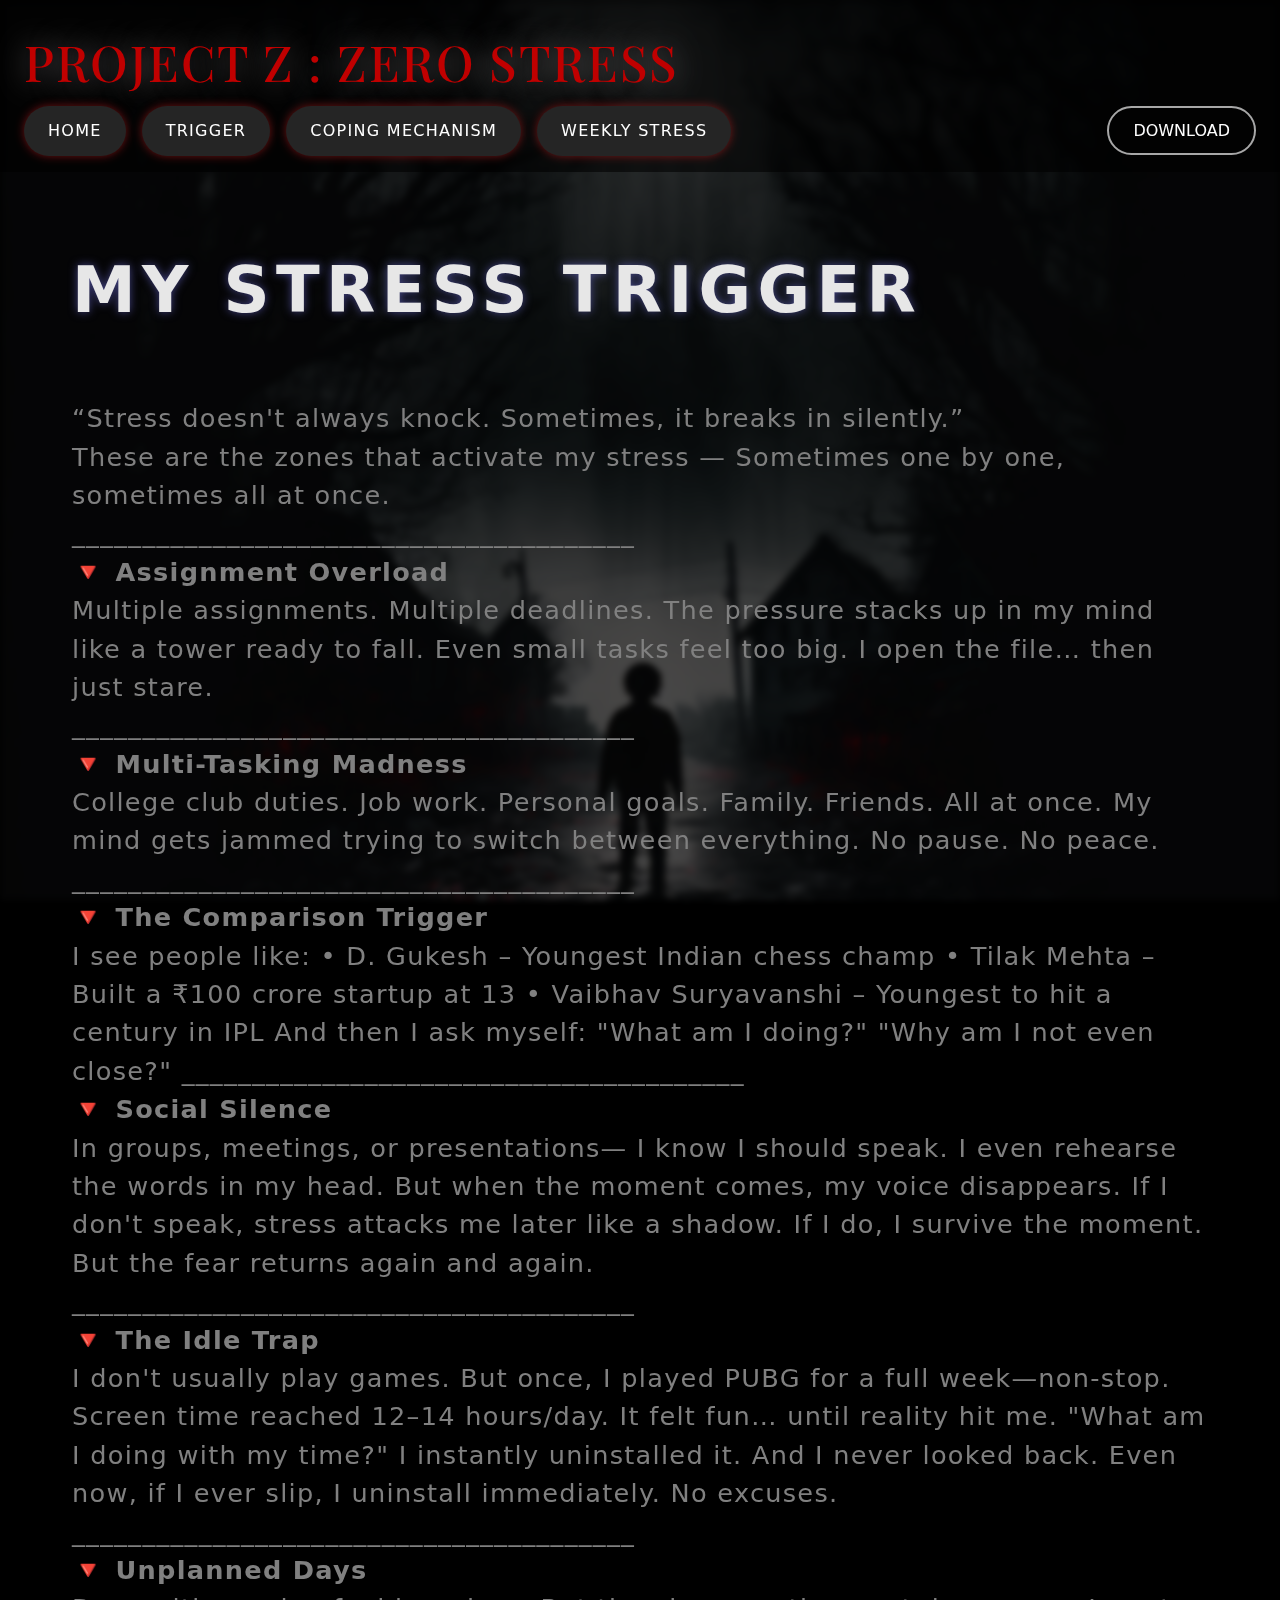
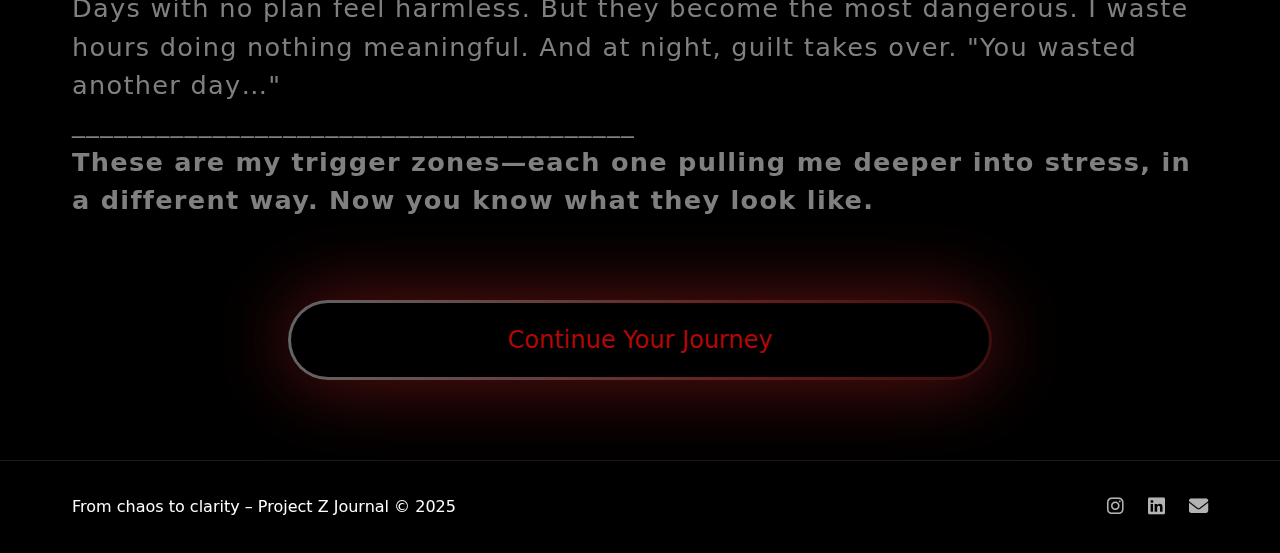
<file: 1trigger.html>
<!DOCTYPE html>
<html lang="en">
  <head>
    <meta charset="UTF-8" />
    <meta name="viewport" content="width=device-width, initial-scale=1.0" />
    <title>Project Z: Stress Triggers</title>
    <link rel="stylesheet" href="1trigger.css" />
    <link
      rel="stylesheet"
      href="https://cdnjs.cloudflare.com/ajax/libs/font-awesome/6.4.0/css/all.min.css"
    />
    <!-- title font -->
    <link href="https://fonts.googleapis.com/css2?family=Playfair+Display:wght@700&display=swap" rel="stylesheet">
  </head>
  <body>
    <div class="image-Zombie"></div>

    <!-- header -->
    <header class="header">
      <h1 class="logo">Project Z : Zero stress</h1>

      <input type="checkbox" id="nav-toggle" class="nav-toggle" />
      <nav class="nav">
        <a href="desktop.html">HOME</a>
        <a href="1trigger.html">TRIGGER</a>
        <a href="5copingtechniques.html">COPING MECHANISM</a>
        <a href="2weeklystress.html">WEEKLY STRESS</a>
        <a href="Documents/Website content.pdf" class="btn-download-mobile"
          >DOWNLOAD</a
        >
      </nav>
      <div class="button-wrapper">
        <a
          href="Documents/Website content.pdf"
          class="btn-signing-hover"
          title="download a detailed pdf"
          >DOWNLOAD</a
        >
      </div>
      <label for="nav-toggle" class="nav-toggle-label">
        <span></span>
      </label>
    </header>

    <div class="container">
      <!-- main class -->
      <main>
        <div class="content">
          <h1>MY STRESS TRIGGER</h1>

          <p class="description">
            <br />“Stress doesn't always knock. Sometimes, it breaks in
            silently.” <br />These are the zones that activate my stress —
            Sometimes one by one, sometimes all at once.
            <br />________________________________________ <br /><b
              >🔻 Assignment Overload</b
            >
            <br />Multiple assignments. Multiple deadlines. The pressure stacks
            up in my mind like a tower ready to fall. Even small tasks feel too
            big. I open the file… then just stare.
            <br />________________________________________ <br /><b
              >🔻 Multi-Tasking Madness</b
            >
            <br />College club duties. Job work. Personal goals. Family.
            Friends. All at once. My mind gets jammed trying to switch between
            everything. No pause. No peace.
            <br />________________________________________ <br /><b
              >🔻 The Comparison Trigger</b
            >
            <br />I see people like: • D. Gukesh – Youngest Indian chess champ •
            Tilak Mehta – Built a ₹100 crore startup at 13 • Vaibhav Suryavanshi
            – Youngest to hit a century in IPL And then I ask myself: "What am I
            doing?" "Why am I not even close?"
            ________________________________________ <br /><b
              >🔻 Social Silence</b
            >
            <br />In groups, meetings, or presentations— I know I should speak.
            I even rehearse the words in my head. But when the moment comes, my
            voice disappears. If I don't speak, stress attacks me later like a
            shadow. If I do, I survive the moment. But the fear returns again
            and again. <br />________________________________________ <br /><b
              >🔻 The Idle Trap</b
            >
            <br />I don't usually play games. But once, I played PUBG for a full
            week—non-stop. Screen time reached 12–14 hours/day. It felt fun…
            until reality hit me. "What am I doing with my time?" I instantly
            uninstalled it. And I never looked back. Even now, if I ever slip, I
            uninstall immediately. No excuses.
            <br />________________________________________ <br /><b
              >🔻 Unplanned Days</b
            >
            <br />Days with no plan feel harmless. But they become the most
            dangerous. I waste hours doing nothing meaningful. And at night,
            guilt takes over. "You wasted another day…"
            <br />________________________________________ <br /><b
              >These are my trigger zones—each one pulling me deeper into
              stress, in a different way. Now you know what they look like.</b
            >
          </p>
          <div class="tag-box">
            <a href="desktop.html#buttons-list" class="tag"
              >Continue Your Journey</a
            >
          </div>
        </div>
      </main>
    </div>

    <!-- footer -->
    <footer class="footer">
      <div class="footer-content">
        <p>From chaos to clarity – Project Z Journal © 2025</p>
        <div class="footer-links">
          <a href="https://www.instagram.com/utsav_prajapati307" target="_blank" title="Visit my Instagram">
            <i class="fab fa-instagram"></i>
          <a href="https://www.linkedin.com/in/
          utsav-prajapati-ab5b632a6
          "><i class="fab fa-linkedin"></i></a>
          <a href="mailto:utsavprajapati307@gmail.com"><i class="fas fa-envelope"></i></a>
        </div>
      </div>
    </footer>
  </body>
</html>
</file>
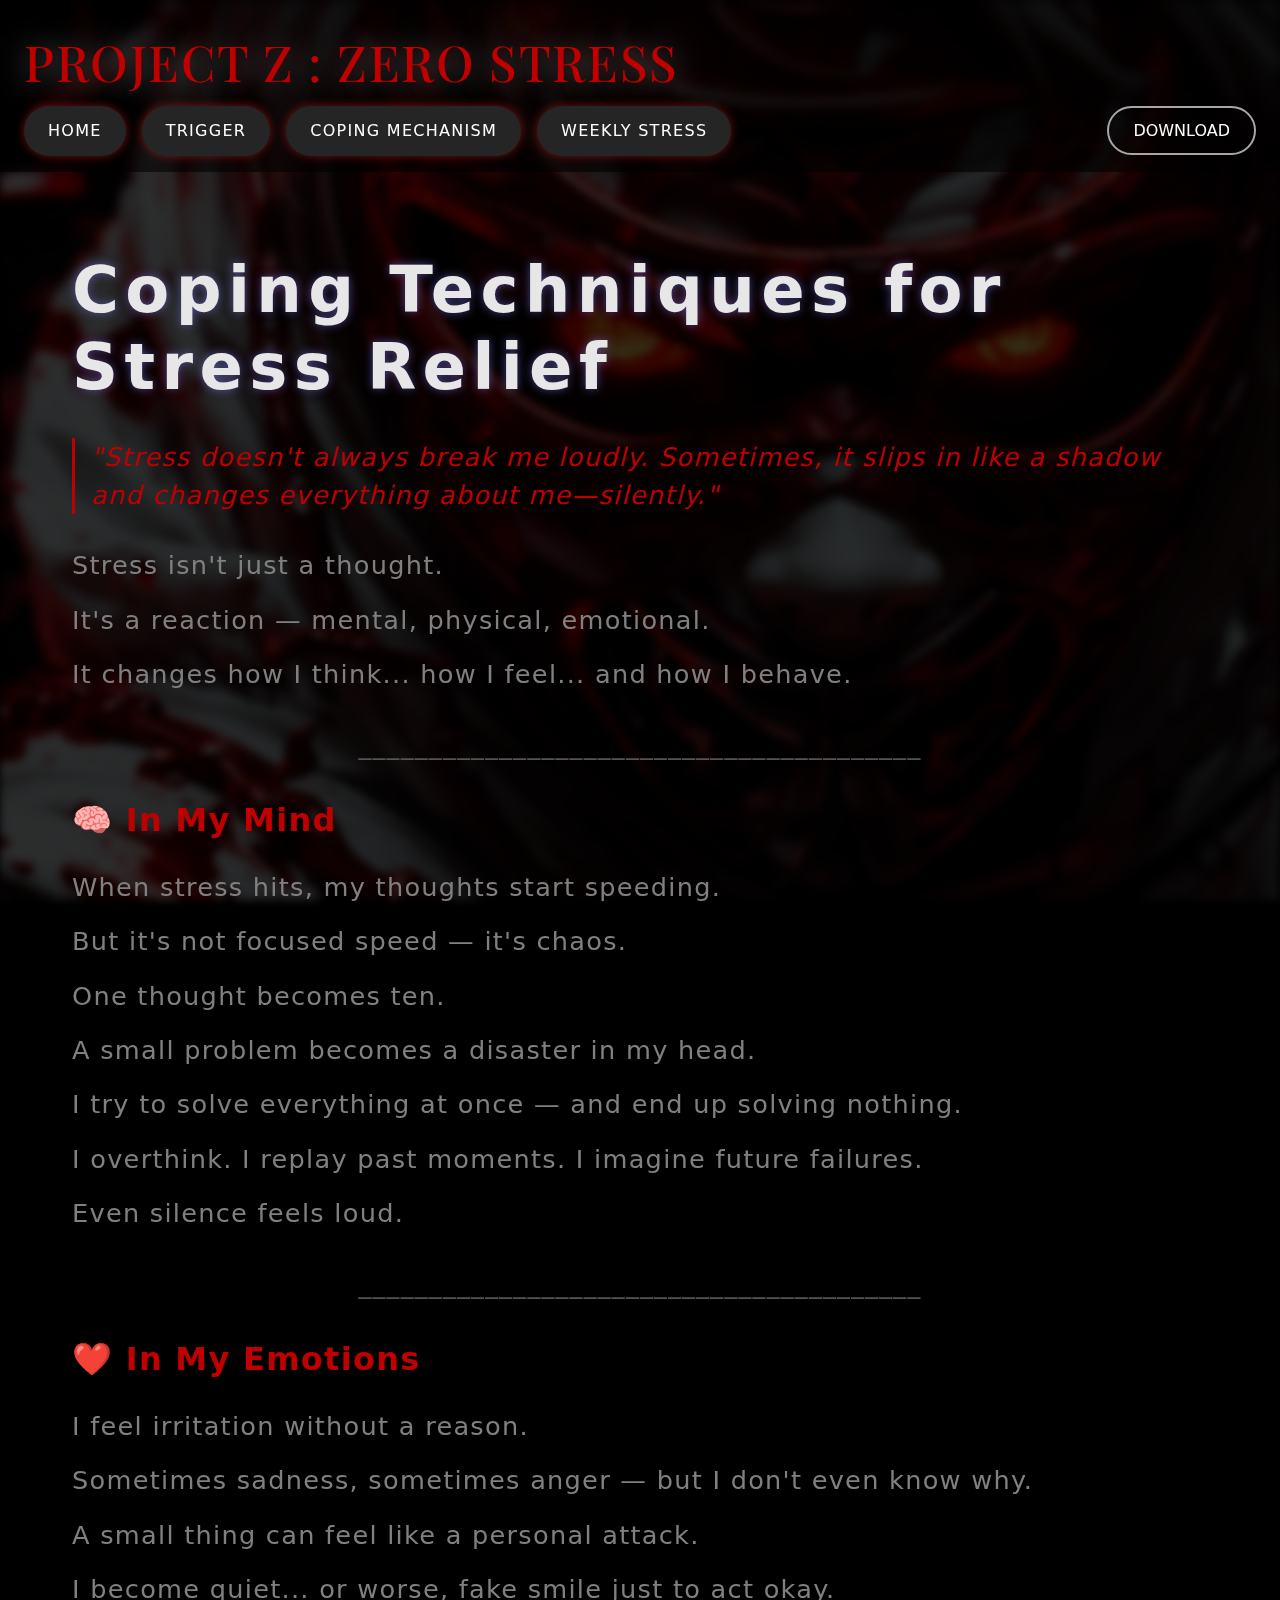
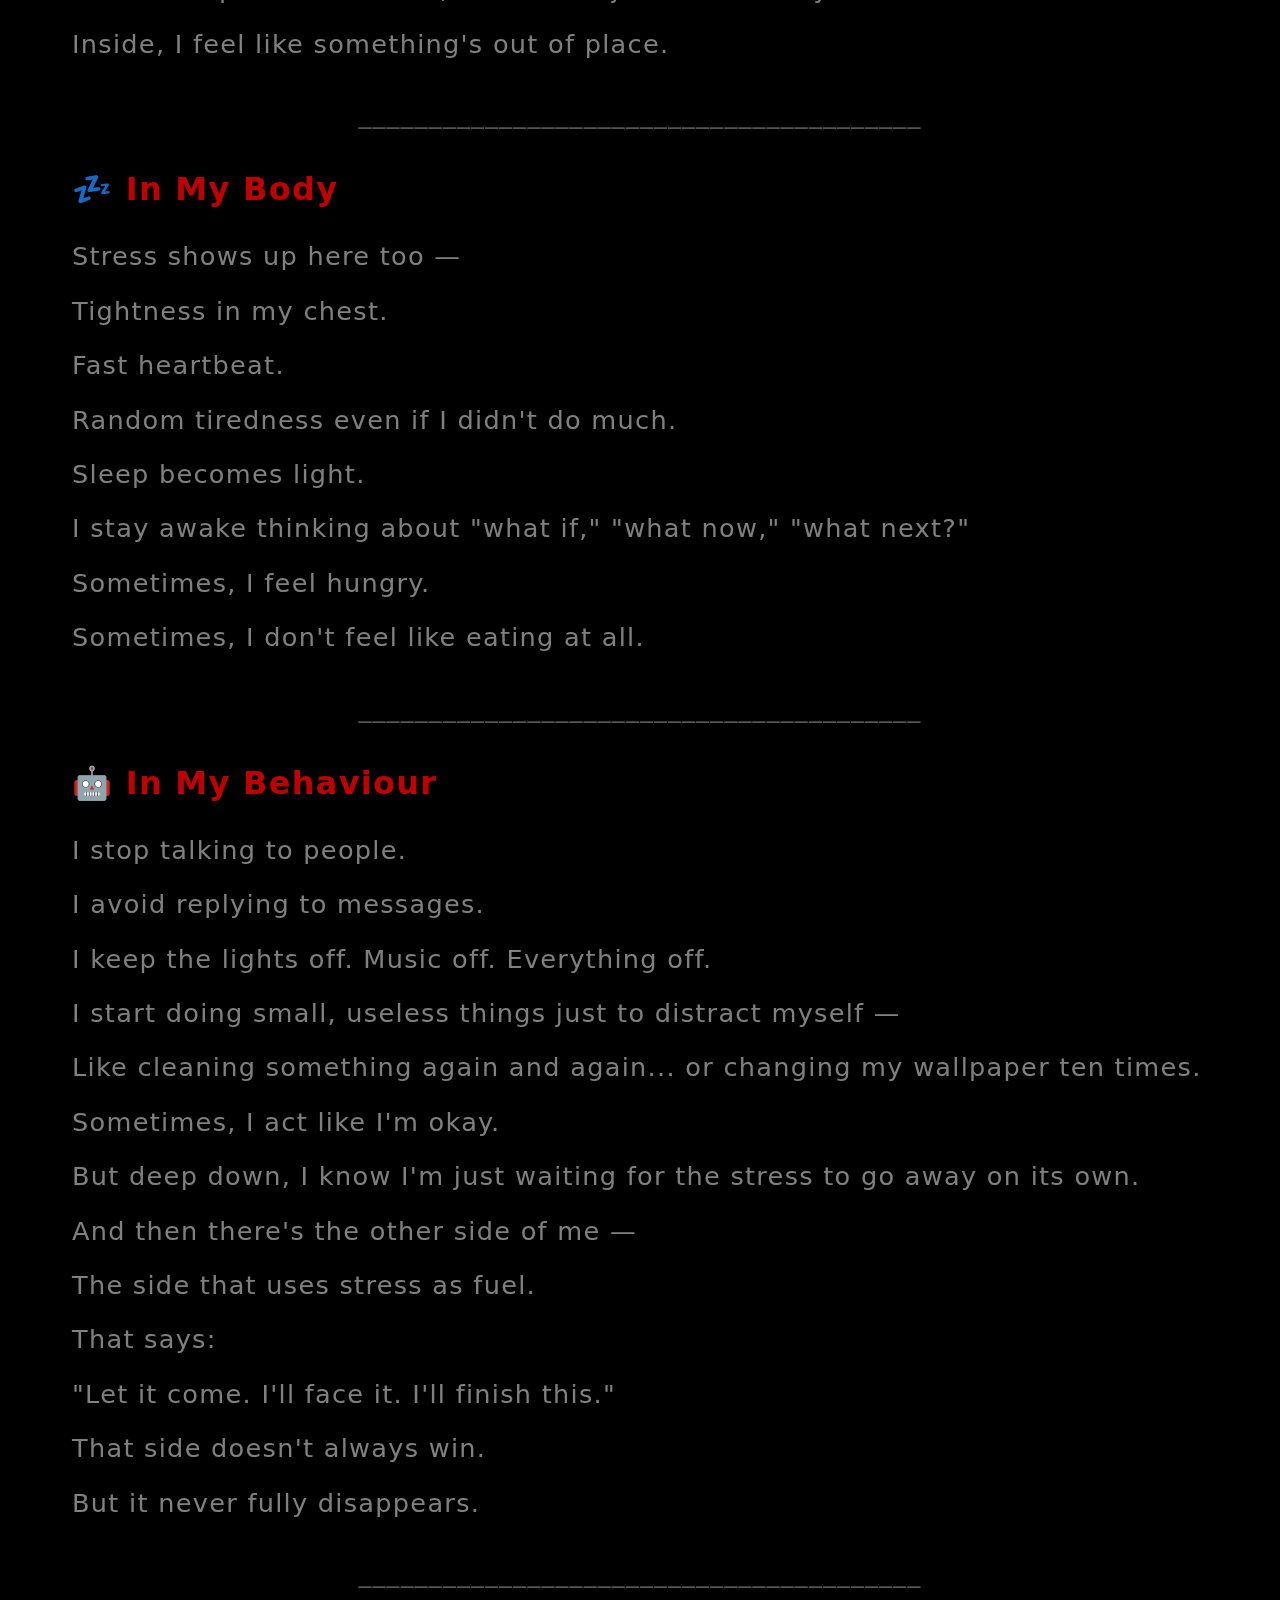
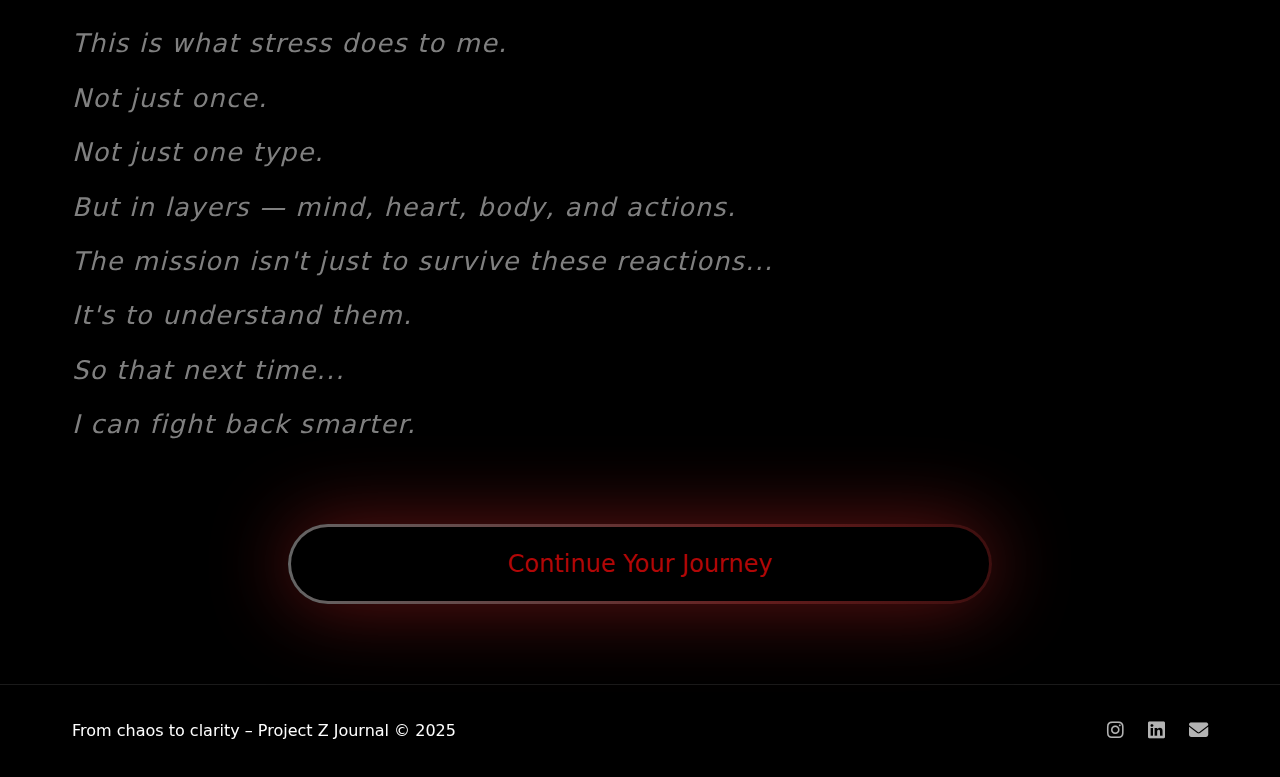
<file: 5copingtechniques.html>
<!DOCTYPE html>
<html lang="en">
  <head>
    <meta charset="UTF-8" />
    <meta name="viewport" content="width=device-width, initial-scale=1.0" />
    <title>Coping Techniques | Project Z</title>
    <link rel="stylesheet" href="5copingtechniques.css" />
    <link
      rel="stylesheet"
      href="https://cdnjs.cloudflare.com/ajax/libs/font-awesome/6.4.0/css/all.min.css"
    />
    <!-- title font -->
    <link href="https://fonts.googleapis.com/css2?family=Playfair+Display:wght@700&display=swap" rel="stylesheet">
  </head>
  <body>
    <div class="image-Zombie"></div>

    <!-- header -->
    <header class="header">
      <h1 class="logo">Project Z : Zero stress</h1>

      <input type="checkbox" id="nav-toggle" class="nav-toggle" />
      <nav class="nav">
        <a href="desktop.html">HOME</a>
        <a href="1trigger.html">TRIGGER</a>
        <a href="5copingtechniques.html">COPING MECHANISM</a>
        <a href="2weeklystress.html">WEEKLY STRESS</a>
        <a href="Documents/Website content.pdf" class="btn-download-mobile"
          >DOWNLOAD</a
        >
      </nav>
      <div class="button-wrapper">
        <a
          href="Documents/Website content.pdf"
          class="btn-signing-hover"
          title="download a detailed pdf"
          >DOWNLOAD</a
        >
      </div>
      <label for="nav-toggle" class="nav-toggle-label">
        <span></span>
      </label>
    </header>

    <div class="container">
      <!-- main class -->
      <main>
        <div class="content">
          <h1>Coping Techniques for Stress Relief</h1>

          <div class="description">
            <blockquote>
              "Stress doesn't always break me loudly. Sometimes, it slips in
              like a shadow and changes everything about me—silently."
            </blockquote>

            <p>Stress isn't just a thought.</p>
            <p>It's a reaction — mental, physical, emotional.</p>
            <p>It changes how I think... how I feel... and how I behave.</p>

            <div class="divider">________________________________________</div>

            <div class="section">
              <h2>🧠 In My Mind</h2>
              <p>When stress hits, my thoughts start speeding.</p>
              <p>But it's not focused speed — it's chaos.</p>
              <p>One thought becomes ten.</p>
              <p>A small problem becomes a disaster in my head.</p>
              <p>
                I try to solve everything at once — and end up solving nothing.
              </p>
              <p>
                I overthink. I replay past moments. I imagine future failures.
              </p>
              <p>Even silence feels loud.</p>
            </div>

            <div class="divider">________________________________________</div>

            <div class="section">
              <h2>❤️ In My Emotions</h2>
              <p>I feel irritation without a reason.</p>
              <p>
                Sometimes sadness, sometimes anger — but I don't even know why.
              </p>
              <p>A small thing can feel like a personal attack.</p>
              <p>I become quiet... or worse, fake smile just to act okay.</p>
              <p>Inside, I feel like something's out of place.</p>
            </div>

            <div class="divider">________________________________________</div>

            <div class="section">
              <h2>💤 In My Body</h2>
              <p>Stress shows up here too —</p>
              <p>Tightness in my chest.</p>
              <p>Fast heartbeat.</p>
              <p>Random tiredness even if I didn't do much.</p>
              <p>Sleep becomes light.</p>
              <p>
                I stay awake thinking about "what if," "what now," "what next?"
              </p>
              <p>Sometimes, I feel hungry.</p>
              <p>Sometimes, I don't feel like eating at all.</p>
            </div>

            <div class="divider">________________________________________</div>

            <div class="section">
              <h2>🤖 In My Behaviour</h2>
              <p>I stop talking to people.</p>
              <p>I avoid replying to messages.</p>
              <p>I keep the lights off. Music off. Everything off.</p>
              <p>
                I start doing small, useless things just to distract myself —
              </p>
              <p>
                Like cleaning something again and again... or changing my
                wallpaper ten times.
              </p>
              <p>Sometimes, I act like I'm okay.</p>
              <p>
                But deep down, I know I'm just waiting for the stress to go away
                on its own.
              </p>
              <p>And then there's the other side of me —</p>
              <p>The side that uses stress as fuel.</p>
              <p>That says:</p>
              <p>"Let it come. I'll face it. I'll finish this."</p>
              <p>That side doesn't always win.</p>
              <p>But it never fully disappears.</p>
            </div>

            <div class="divider">________________________________________</div>

            <div class="conclusion">
              <p>This is what stress does to me.</p>
              <p>Not just once.</p>
              <p>Not just one type.</p>
              <p>But in layers — mind, heart, body, and actions.</p>
              <p>The mission isn't just to survive these reactions...</p>
              <p>It's to understand them.</p>
              <p>So that next time...</p>
              <p>I can fight back smarter.</p>
            </div>
          </div>

          <div class="tag-box">
            <a href="desktop.html#buttons-list" class="tag"
              >Continue Your Journey</a
            >
          </div>
        </div>
      </main>
    </div>

    <footer class="footer">
      <div class="footer-content">
        <p>From chaos to clarity – Project Z Journal © 2025</p>
        <div class="footer-links">
          <a href="https://www.instagram.com/utsav_prajapati307" target="_blank" title="Visit my Instagram">
            <i class="fab fa-instagram"></i>
          <a href="https://www.linkedin.com/in/
          utsav-prajapati-ab5b632a6
          "><i class="fab fa-linkedin"></i></a>
          <a href="mailto:utsavprajapati307@gmail.com"><i class="fas fa-envelope"></i></a>
        </div>
      </div>
    </footer>
  </body>
</html>
</file>
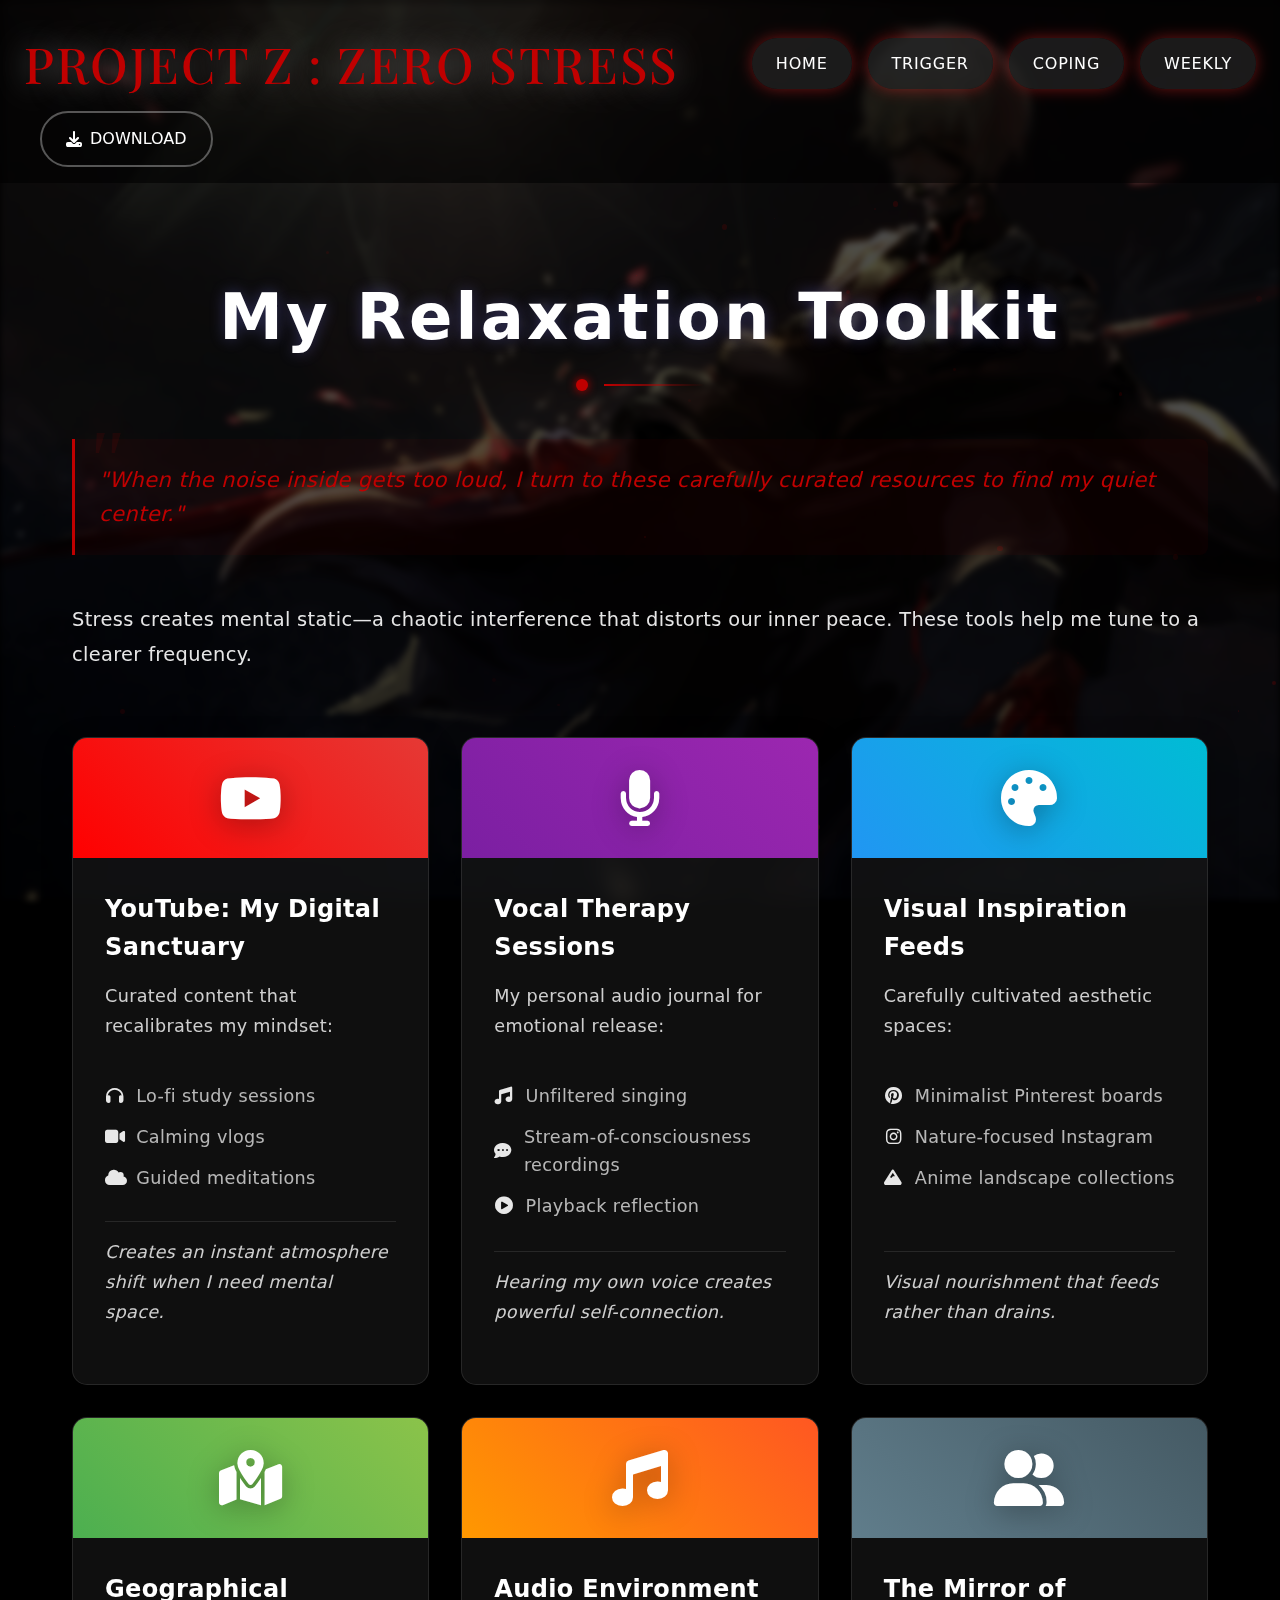
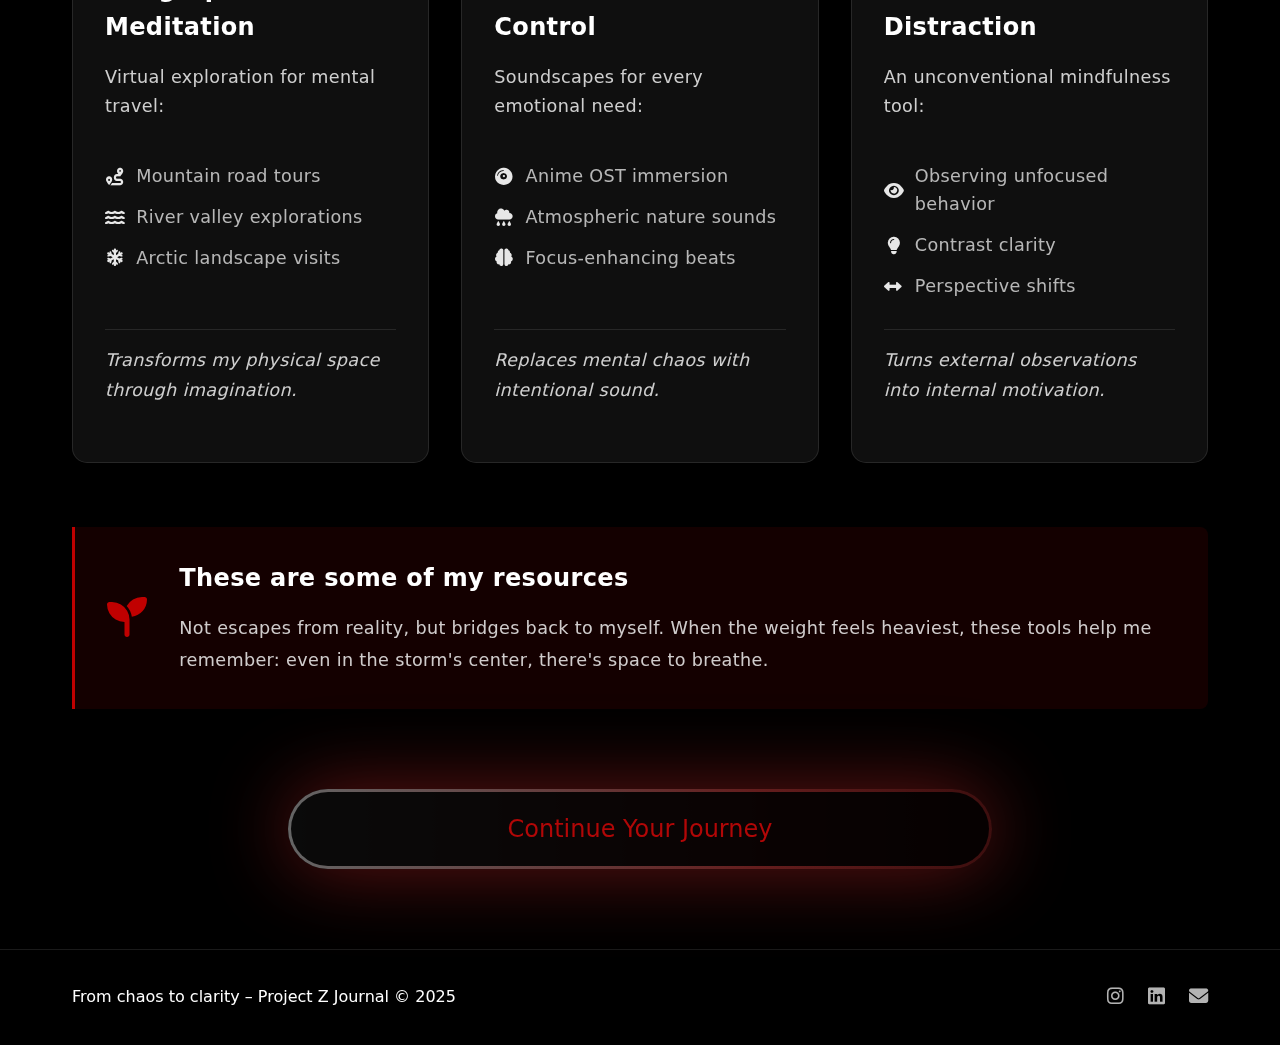
<file: 6resources.html>
<!DOCTYPE html>
<html lang="en">
  <head>
    <meta charset="UTF-8" />
    <meta name="viewport" content="width=device-width, initial-scale=1.0" />
    <title>Relaxation Resources | Project Z</title>
    <link rel="stylesheet" href="6resources.css" />
    <!-- Font Awesome for icons -->
    <link
      rel="stylesheet"
      href="https://cdnjs.cloudflare.com/ajax/libs/font-awesome/6.4.0/css/all.min.css"
    />
    <!-- title font -->
    <link href="https://fonts.googleapis.com/css2?family=Playfair+Display:wght@700&display=swap" rel="stylesheet">
  </head>
  <body>
    <div class="image-Zombie"></div>
    <div class="particles"></div>

    <header class="header">
      <h1 class="logo">Project Z : Zero stress</h1>

      <input type="checkbox" id="nav-toggle" class="nav-toggle" />
      <nav class="nav">
        <a href="desktop.html"> HOME</a>
        <a href="1trigger.html"> TRIGGER</a>
        <a href="5copingtechniques.html">COPING</a>
        <a href="2weeklystress.html">WEEKLY</a>
        <a href="Documents/Website content.pdf" class="btn-download-mobile">DOWNLOAD</a>
      </nav>
      <div class="button-wrapper">
        <a
          href="Documents/Website content.pdf"
          class="btn-signing-hover"
          title="download a detailed pdf"
          ><i class="fas fa-download"></i> DOWNLOAD</a
        >
      </div>
      <label for="nav-toggle" class="nav-toggle-label">
        <span></span>
      </label>
    </header>

    <div class="container">
      <main>
        <div class="content">
          <div class="page-header">
            <h1>My Relaxation Toolkit</h1>
            <div class="header-decoration">
              <div class="decoration-circle"></div>
              <div class="decoration-line"></div>
            </div>
          </div>

          <div class="description">
            <blockquote>
              "When the noise inside gets too loud, I turn to these carefully
              curated resources to find my quiet center."
            </blockquote>

            <p class="intro-text">
              Stress creates mental static—a chaotic interference that distorts
              our inner peace. These tools help me tune to a clearer frequency.
            </p>

            <div class="resource-grid">
              <!-- YouTube Resource -->
              <div class="resource-card">
                <div class="resource-icon youtube">
                  <i class="fab fa-youtube"></i>
                </div>
                <div class="resource-content">
                  <h2>YouTube: My Digital Sanctuary</h2>
                  <p>Curated content that recalibrates my mindset:</p>
                  <ul class="resource-features">
                    <li>
                      <i class="fas fa-headphones"></i> Lo-fi study sessions
                    </li>
                    <li><i class="fas fa-video"></i> Calming vlogs</li>
                    <li><i class="fas fa-cloud"></i> Guided meditations</li>
                  </ul>
                  <p class="resource-benefit">
                    Creates an instant atmosphere shift when I need mental
                    space.
                  </p>
                </div>
              </div>

              <!-- Voice Recorder Resource -->
              <div class="resource-card">
                <div class="resource-icon recorder">
                  <i class="fas fa-microphone"></i>
                </div>
                <div class="resource-content">
                  <h2>Vocal Therapy Sessions</h2>
                  <p>My personal audio journal for emotional release:</p>
                  <ul class="resource-features">
                    <li><i class="fas fa-music"></i> Unfiltered singing</li>
                    <li>
                      <i class="fas fa-comment-dots"></i>
                      Stream-of-consciousness recordings
                    </li>
                    <li>
                      <i class="fas fa-play-circle"></i> Playback reflection
                    </li>
                  </ul>
                  <p class="resource-benefit">
                    Hearing my own voice creates powerful self-connection.
                  </p>
                </div>
              </div>

              <!-- Visual Inspiration Resource -->
              <div class="resource-card">
                <div class="resource-icon visual">
                  <i class="fas fa-palette"></i>
                </div>
                <div class="resource-content">
                  <h2>Visual Inspiration Feeds</h2>
                  <p>Carefully cultivated aesthetic spaces:</p>
                  <ul class="resource-features">
                    <li>
                      <i class="fab fa-pinterest"></i> Minimalist Pinterest
                      boards
                    </li>
                    <li>
                      <i class="fab fa-instagram"></i> Nature-focused Instagram
                    </li>
                    <li>
                      <i class="fas fa-mountain"></i> Anime landscape
                      collections
                    </li>
                  </ul>
                  <p class="resource-benefit">
                    Visual nourishment that feeds rather than drains.
                  </p>
                </div>
              </div>

              <!-- Google Maps Resource -->
              <div class="resource-card">
                <div class="resource-icon maps">
                  <i class="fas fa-map-marked-alt"></i>
                </div>
                <div class="resource-content">
                  <h2>Geographical Meditation</h2>
                  <p>Virtual exploration for mental travel:</p>
                  <ul class="resource-features">
                    <li><i class="fas fa-route"></i> Mountain road tours</li>
                    <li>
                      <i class="fas fa-water"></i> River valley explorations
                    </li>
                    <li>
                      <i class="fas fa-snowflake"></i> Arctic landscape visits
                    </li>
                  </ul>
                  <p class="resource-benefit">
                    Transforms my physical space through imagination.
                  </p>
                </div>
              </div>

              <!-- Music Resource -->
              <div class="resource-card">
                <div class="resource-icon music">
                  <i class="fas fa-music"></i>
                </div>
                <div class="resource-content">
                  <h2>Audio Environment Control</h2>
                  <p>Soundscapes for every emotional need:</p>
                  <ul class="resource-features">
                    <li>
                      <i class="fas fa-compact-disc"></i> Anime OST immersion
                    </li>
                    <li>
                      <i class="fas fa-cloud-rain"></i> Atmospheric nature
                      sounds
                    </li>
                    <li><i class="fas fa-brain"></i> Focus-enhancing beats</li>
                  </ul>
                  <p class="resource-benefit">
                    Replaces mental chaos with intentional sound.
                  </p>
                </div>
              </div>

              <!-- Social Mirror Resource -->
              <div class="resource-card">
                <div class="resource-icon social">
                  <i class="fas fa-user-friends"></i>
                </div>
                <div class="resource-content">
                  <h2>The Mirror of Distraction</h2>
                  <p>An unconventional mindfulness tool:</p>
                  <ul class="resource-features">
                    <li>
                      <i class="fas fa-eye"></i> Observing unfocused behavior
                    </li>
                    <li><i class="fas fa-lightbulb"></i> Contrast clarity</li>
                    <li>
                      <i class="fas fa-arrows-alt-h"></i> Perspective shifts
                    </li>
                  </ul>
                  <p class="resource-benefit">
                    Turns external observations into internal motivation.
                  </p>
                </div>
              </div>
            </div>

            <div class="conclusion-box">
              <div class="conclusion-icon">
                <i class="fas fa-seedling"></i>
              </div>
              <div class="conclusion-text">
                <h3>These are some of my resources</h3>
                <p>
                  Not escapes from reality, but bridges back to myself. When the
                  weight feels heaviest, these tools help me remember: even in
                  the storm's center, there's space to breathe.
                </p>
              </div>
            </div>
          </div>

          <div class="tag-box">
            <a href="desktop.html#buttons-list" class="tag"
              >Continue Your Journey
            </a>
          </div>
        </div>
      </main>
    </div>

    <footer class="footer">
      <div class="footer-content">
        <p>From chaos to clarity – Project Z Journal © 2025</p>
        <div class="footer-links">
          <a href="https://www.instagram.com/utsav_prajapati307" target="_blank" title="Visit my Instagram">
            <i class="fab fa-instagram"></i>
          <a href="https://www.linkedin.com/in/
          utsav-prajapati-ab5b632a6
          "><i class="fab fa-linkedin"></i></a>
          <a href="mailto:utsavprajapati307@gmail.com"><i class="fas fa-envelope"></i></a>
        </div>
      </div>
    </footer>

    <script src="6resources.js"></script>
  </body>
</html>
</file>
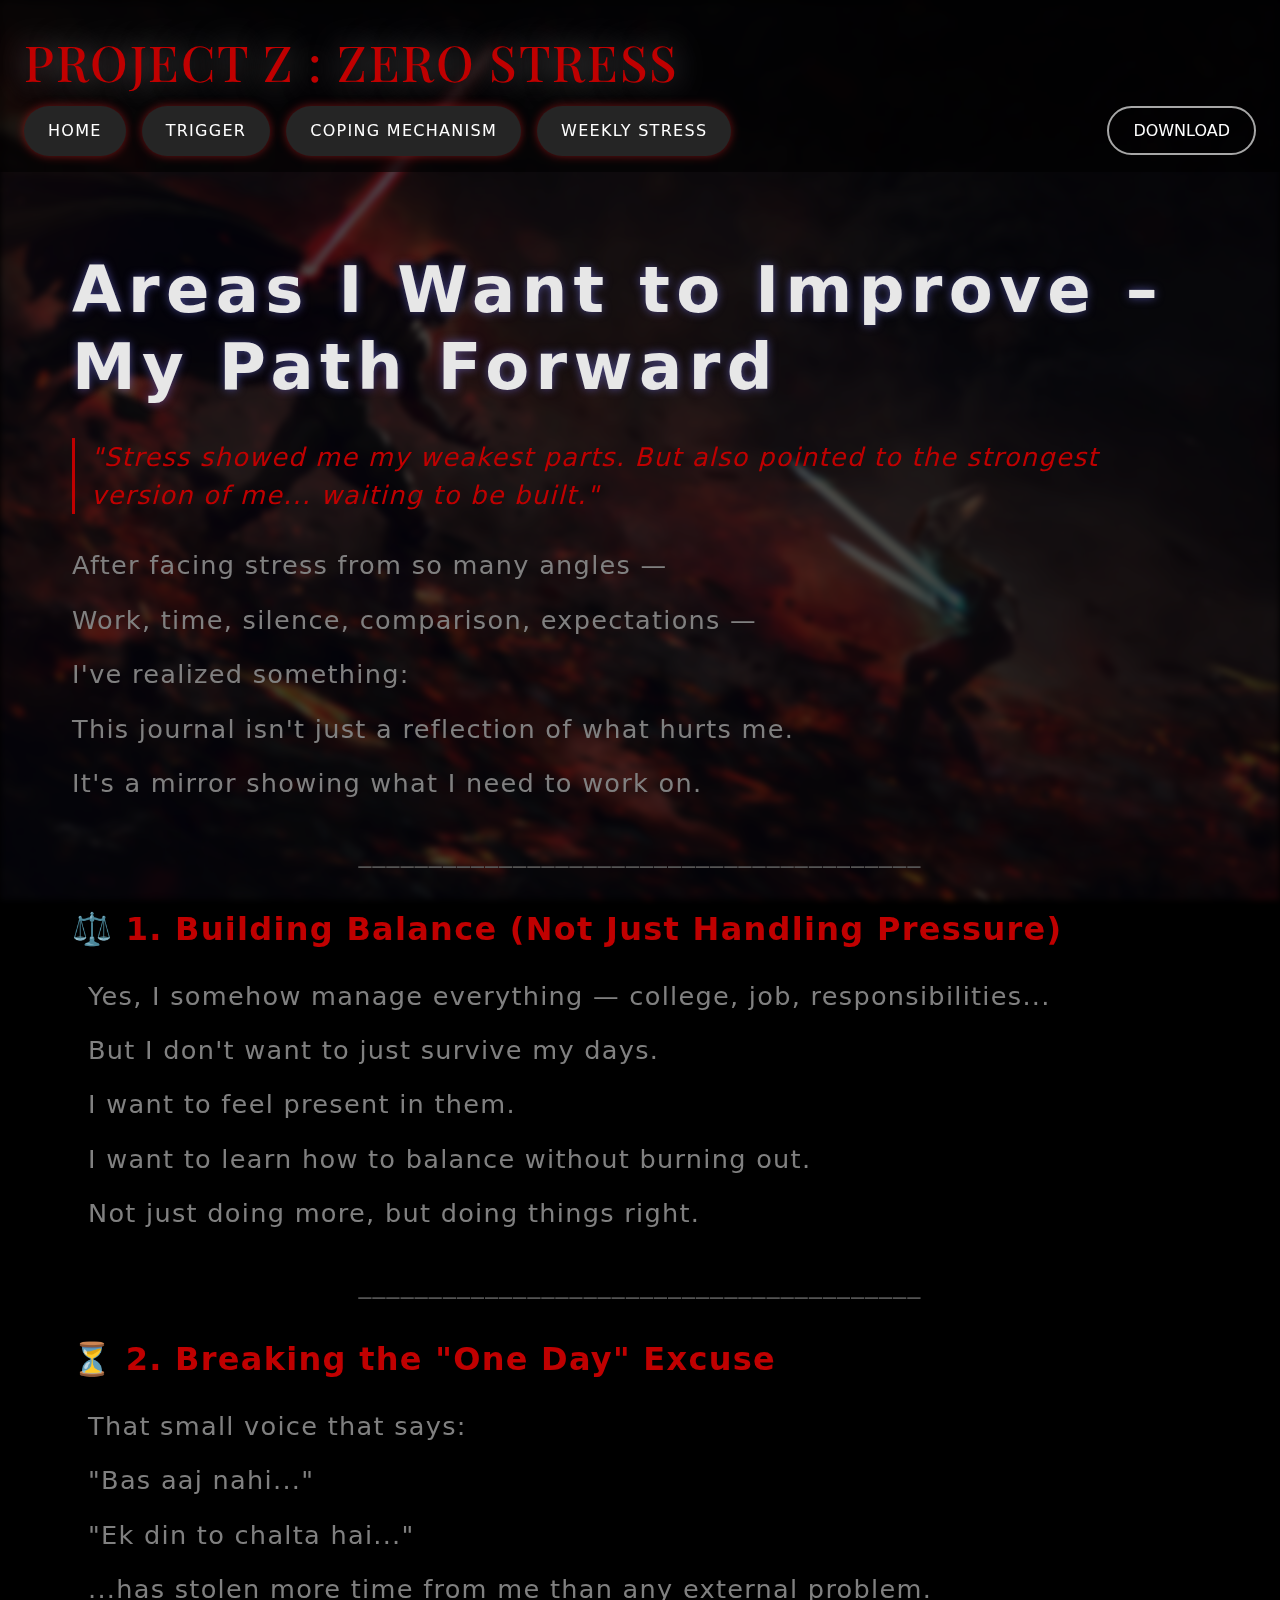
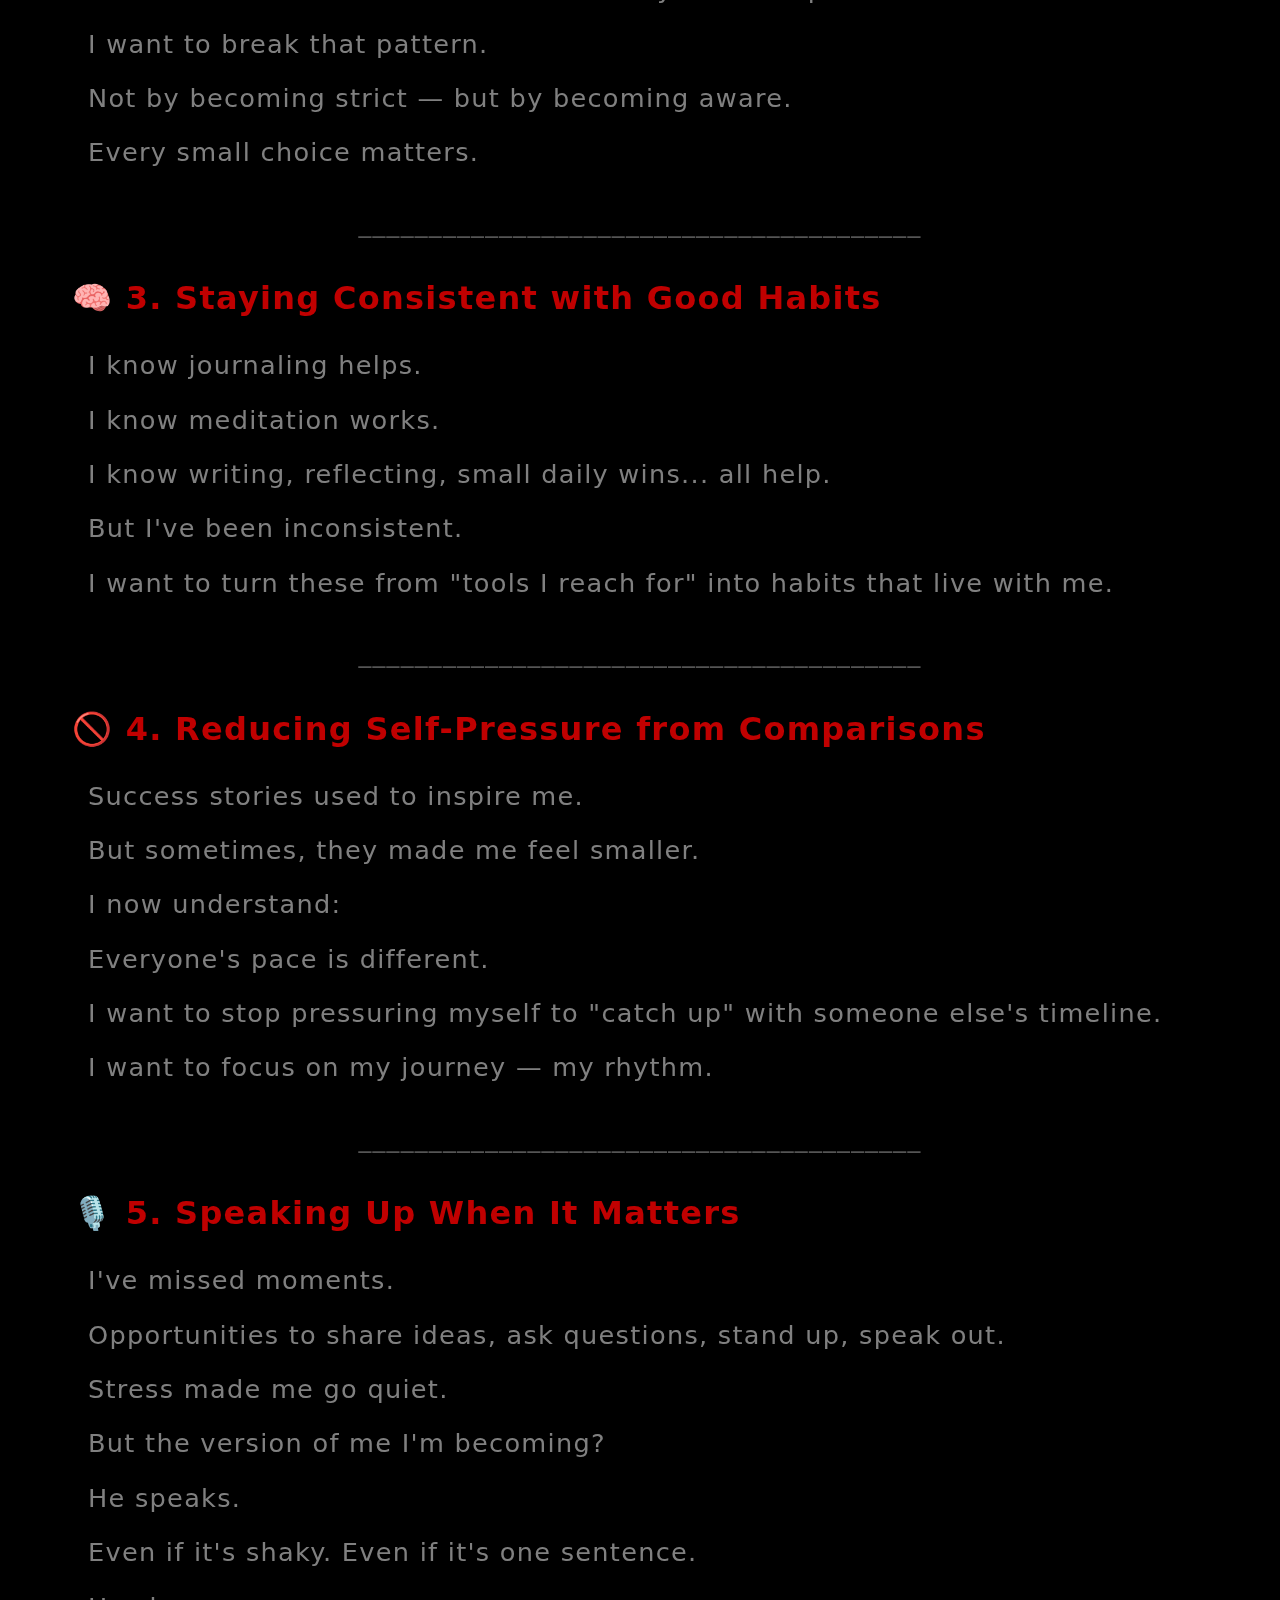
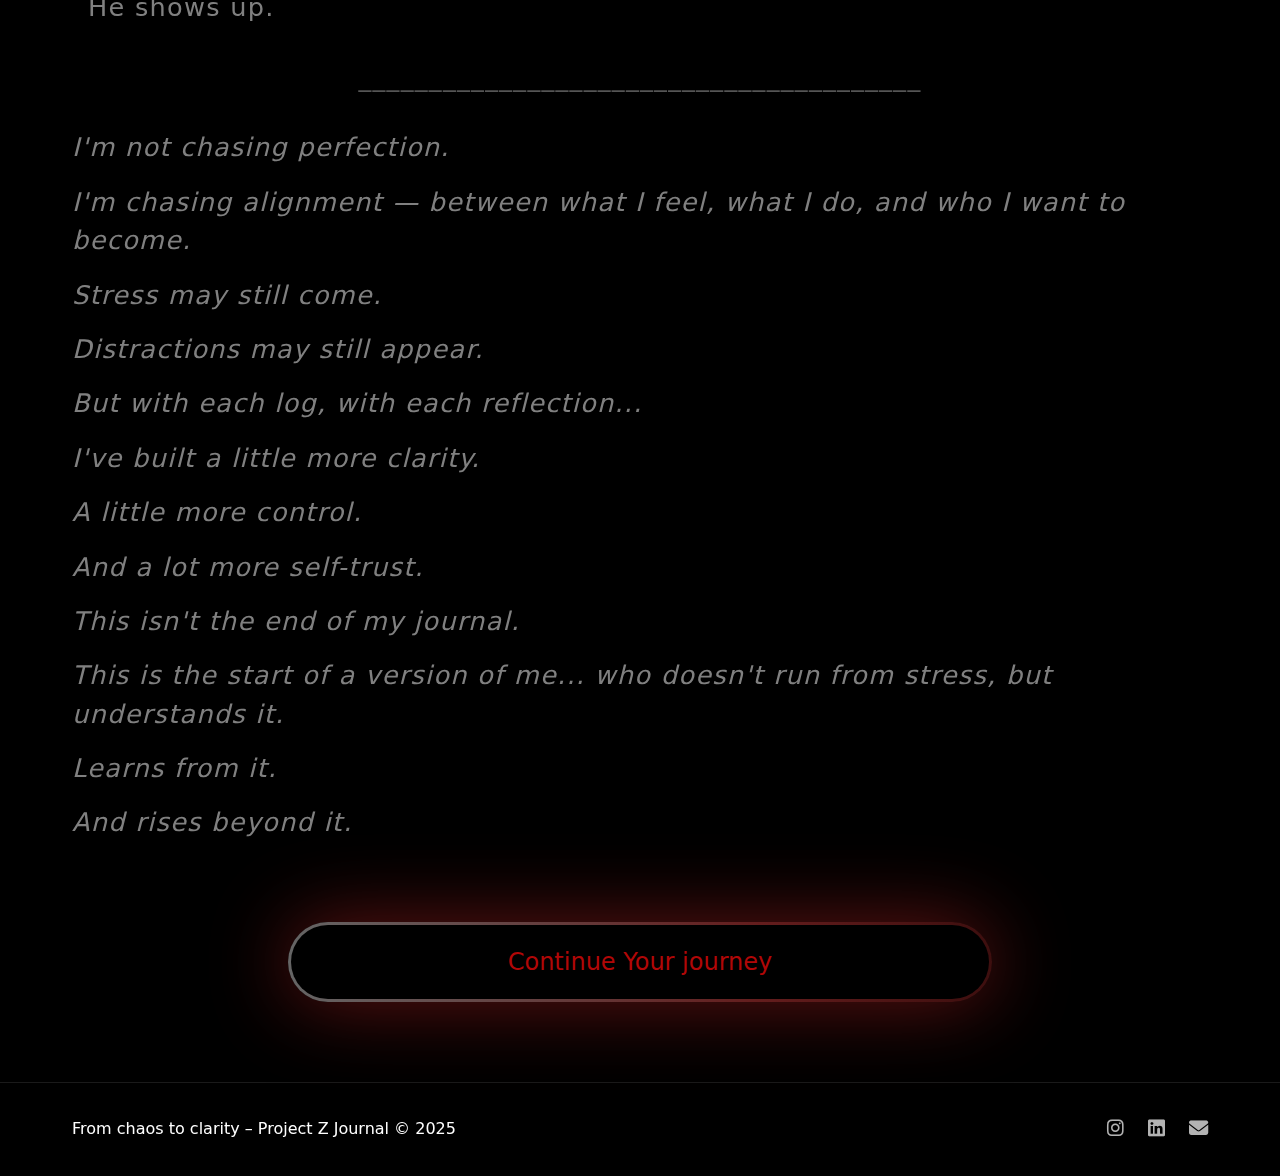
<file: 7improvement.html>
<!DOCTYPE html>
<html lang="en">
  <head>
    <meta charset="UTF-8" />
    <meta name="viewport" content="width=device-width, initial-scale=1.0" />
    <title>Improvement Areas | Project Z</title>
    <link rel="stylesheet" href="7improvement.css" />
    <link
      rel="stylesheet"
      href="https://cdnjs.cloudflare.com/ajax/libs/font-awesome/6.4.0/css/all.min.css"
    />
    <!-- title font -->
    <link href="https://fonts.googleapis.com/css2?family=Playfair+Display:wght@700&display=swap" rel="stylesheet">
  </head>
  <body>
    <div class="image-Zombie"></div>

    <!-- header -->
    <header class="header">
      <h1 class="logo">Project Z : Zero stress</h1>

      <input type="checkbox" id="nav-toggle" class="nav-toggle" />
      <nav class="nav">
        <a href="desktop.html">HOME</a>
        <a href="1trigger.html">TRIGGER</a>
        <a href="5copingtechniques.html">COPING MECHANISM</a>
        <a href="2weeklystress.html">WEEKLY STRESS</a>
        <a href="Documents/Website content.pdf" class="btn-download-mobile"
          >DOWNLOAD</a
        >
      </nav>
      <div class="button-wrapper">
        <a
          href="Documents/Website content.pdf"
          class="btn-signing-hover"
          title="download a detailed pdf"
          >DOWNLOAD</a
        >
      </div>
      <label for="nav-toggle" class="nav-toggle-label">
        <span></span>
      </label>
    </header>

    <div class="container">
      <!-- main class -->
      <main>
        <div class="content">
          <h1>Areas I Want to Improve – My Path Forward</h1>

          <div class="description">
            <blockquote>
              "Stress showed me my weakest parts. But also pointed to the
              strongest version of me... waiting to be built."
            </blockquote>

            <p>After facing stress from so many angles —</p>
            <p>Work, time, silence, comparison, expectations —</p>
            <p>I've realized something:</p>
            <p>This journal isn't just a reflection of what hurts me.</p>
            <p>It's a mirror showing what I need to work on.</p>

            <div class="divider">________________________________________</div>

            <div class="improvement-section">
              <h2>⚖️ 1. Building Balance (Not Just Handling Pressure)</h2>
              <p>
                Yes, I somehow manage everything — college, job,
                responsibilities...
              </p>
              <p>But I don't want to just survive my days.</p>
              <p>I want to feel present in them.</p>
              <p>I want to learn how to balance without burning out.</p>
              <p>Not just doing more, but doing things right.</p>
            </div>

            <div class="divider">________________________________________</div>

            <div class="improvement-section">
              <h2>⏳ 2. Breaking the "One Day" Excuse</h2>
              <p>That small voice that says:</p>
              <p>"Bas aaj nahi..."</p>
              <p>"Ek din to chalta hai..."</p>
              <p>...has stolen more time from me than any external problem.</p>
              <p>I want to break that pattern.</p>
              <p>Not by becoming strict — but by becoming aware.</p>
              <p>Every small choice matters.</p>
            </div>

            <div class="divider">________________________________________</div>

            <div class="improvement-section">
              <h2>🧠 3. Staying Consistent with Good Habits</h2>
              <p>I know journaling helps.</p>
              <p>I know meditation works.</p>
              <p>I know writing, reflecting, small daily wins... all help.</p>
              <p>But I've been inconsistent.</p>
              <p>
                I want to turn these from "tools I reach for" into habits that
                live with me.
              </p>
            </div>

            <div class="divider">________________________________________</div>

            <div class="improvement-section">
              <h2>🚫 4. Reducing Self-Pressure from Comparisons</h2>
              <p>Success stories used to inspire me.</p>
              <p>But sometimes, they made me feel smaller.</p>
              <p>I now understand:</p>
              <p>Everyone's pace is different.</p>
              <p>
                I want to stop pressuring myself to "catch up" with someone
                else's timeline.
              </p>
              <p>I want to focus on my journey — my rhythm.</p>
            </div>

            <div class="divider">________________________________________</div>

            <div class="improvement-section">
              <h2>🎙️ 5. Speaking Up When It Matters</h2>
              <p>I've missed moments.</p>
              <p>
                Opportunities to share ideas, ask questions, stand up, speak
                out.
              </p>
              <p>Stress made me go quiet.</p>
              <p>But the version of me I'm becoming?</p>
              <p>He speaks.</p>
              <p>Even if it's shaky. Even if it's one sentence.</p>
              <p>He shows up.</p>
            </div>

            <div class="divider">________________________________________</div>

            <div class="conclusion">
              <p>I'm not chasing perfection.</p>
              <p>
                I'm chasing alignment — between what I feel, what I do, and who
                I want to become.
              </p>
              <p>Stress may still come.</p>
              <p>Distractions may still appear.</p>
              <p>But with each log, with each reflection...</p>
              <p>I've built a little more clarity.</p>
              <p>A little more control.</p>
              <p>And a lot more self-trust.</p>
              <p>This isn't the end of my journal.</p>
              <p>
                This is the start of a version of me... who doesn't run from
                stress, but understands it.
              </p>
              <p>Learns from it.</p>
              <p>And rises beyond it.</p>
            </div>
          </div>

          <div class="tag-box">
            <a href="desktop.html#buttons-list" class="tag"
              >Continue Your journey</a
            >
          </div>
        </div>
      </main>
    </div>

    <!-- footer -->
    <footer class="footer">
      <div class="footer-content">
        <p>From chaos to clarity – Project Z Journal © 2025</p>
        <div class="footer-links">
          <a href="https://www.instagram.com/utsav_prajapati307" target="_blank" title="Visit my Instagram">
            <i class="fab fa-instagram"></i>
          <a href="https://www.linkedin.com/in/
          utsav-prajapati-ab5b632a6
          "><i class="fab fa-linkedin"></i></a>
          <a href="mailto:utsavprajapati307@gmail.com"><i class="fas fa-envelope"></i></a>
        </div>
      </div>
    </footer>
  </body>
</html>
</file>
<file: 1trigger.css>
* {
    margin: 0;
    padding: 0;
    box-sizing: border-box;
}

body {
    font-family: system-ui, -apple-system, BlinkMacSystemFont, 'Segoe UI', Roboto, Oxygen, Ubuntu, Cantarell, 'Open Sans', 'Helvetica Neue', sans-serif;
    background-color: #000000;
    color: #e7e7e7;
    min-height: 100vh;
    line-height: 1.5;
    overflow-x: hidden;
}

/* GREDIENT AND LAYER BLUR EFFECT */
.image-Zombie{
    position: fixed;
    top: 0;
    right: 0;
    left: 0;
    width: 100%;
    height: 100%;
    object-fit: cover;
    z-index: -1;
    background-position: center;
    background-attachment: fixed;
    background-image: url('wallpaper/photo15.jpg');
    background-size: cover;
    opacity: 0.3;
    filter: blur(3px);
}

/* CONTAINER */
.container {
    position: relative;
    width: 100%;
    max-width: 1200px;
    margin: 0 auto;
    padding: 0 2rem;
}

/* ===== HEADER ===== */
.header {
    position: sticky;
    top: 0;
    z-index: 1000;
    background-color: #00000093;
    padding: 1rem 1.5rem;
    display: flex;
    justify-content: space-between;
    align-items: center;
    flex-wrap: wrap;
    backdrop-filter: blur(3px);
}

.header h1 {
    font-size: clamp(1.5rem, 4vw, 3.1rem);
    font-weight: 500;
    color: #c00000;
    text-shadow: 0 0 30px rgba(204, 197, 197, 0.5);
    letter-spacing: 0.1rem;
    text-transform: uppercase;
    transition: color 0.3s ease, text-shadow 0.3s ease;
    margin: 0.5rem 0;
}

.logo {
    font-family: 'Playfair Display', serif;
    font-weight: 700;
    font-size: clamp(2rem, 4vw, 3.2rem);
    color: #ffffff;
    text-transform: none;
    letter-spacing: 1px;
    display: flex;
    align-items: center;
}

.logo::before,
.logo::after {
    color: #c00000;
    font-weight: 400;
    margin: 0 10px;
    font-style: normal;
    opacity: 0.7;
}

.header .logo:hover {
    text-shadow: 0 0 40px rgba(204, 197, 197, 0.8);
}

/* Mobile menu toggle */
.nav-toggle {
    display: none;
}

.nav-toggle-label {
    display: none;
    cursor: pointer;
    padding: 1rem;
}

.nav-toggle-label span {
    display: block;
    width: 2rem;
    height: 2px;
    background: white;
    position: relative;
}

.nav-toggle-label span::before,
.nav-toggle-label span::after {
    content: '';
    position: absolute;
    width: 100%;
    height: 100%;
    background: white;
    transition: all 0.3s ease;
}

.nav-toggle-label span::before {
    top: -8px;
}

.nav-toggle-label span::after {
    top: 8px;
}

.nav {
    display: flex;
    gap: 1rem;
    align-items: center;
}

nav a {
    font-size: 1rem;
    letter-spacing: 0.08rem;
    transition: all 0.2s ease;
    text-decoration: none;
    color: white;
    background-color: #252525;
    padding: 0.8rem 1.5rem;
    border-radius: 50px;
    font-weight: 500;
    box-shadow: 0 0 10px #db222280;
    white-space: nowrap;
}

.btn-signing-hover {
    text-decoration: none;
    background-color: transparent;
    color: white;
    padding: 0.8rem 1.5rem;
    border-radius: 50px;
    border: 2px solid #a7a7a7;
    font-size: 1rem;
    font-weight: 500;
    transition: all 0.2s ease;
    cursor: pointer;
    white-space: nowrap;
}

.btn-download-mobile {
    display: none;
}

.btn-signing-hover:hover,
nav a:hover {
    background-color: #a7a7a7;
    color: #000000;
    box-shadow: 0 0 10px #db222280;
}

.button-wrapper {
    margin-left: 1rem;
}

/* MAIN CONTENT */
.content {
    margin-top: 5rem;
    max-width: 100%;
    z-index: 999;
}

.tag-box {
    position: relative;
    margin: 3rem auto;
    width: 100%;
    max-width: 44rem;
    height: 5rem;
    border-radius: 50px;
    background: linear-gradient(to right, #656565, #641d1d, #ff000017, #ff0000);
    background-size: 200%;
    animation: animationGradient 2.5s linear infinite;
    box-shadow: 0 0 80px rgba(138, 26, 26, 0.733);
    margin-bottom: 5rem;
}

@keyframes animationGradient {
    0% {
        background-position: 0% 50%;
    }
    100% {
        background-position: 100% 50%;
    }
}

.tag-box .tag {
    position: absolute;
    inset: 3px;
    background-color: black;
    border-radius: 50px;
    display: flex;
    justify-content: center;
    align-items: center;
    transition: all 0.5s ease;
    cursor: pointer;
    width: calc(100% - 6px);
    height: calc(100% - 6px);
    color: #b10707;
    font-size: clamp(1.2rem, 3vw, 1.5rem);
    font-weight: 500;
    text-decoration: none;
}

.tag-box .tag:hover {
    color: #ffffffa8;
    box-shadow: 0 0 80px rgba(0, 0, 0, 0.733);
}

.tag-box .tag:active {
    transform: scale(0.95);
}

.content h1 {
    font-size: clamp(2.5rem, 5vw, 4rem);
    font-weight: 600;
    letter-spacing: 0.1em;
    margin: 2rem 0;
    line-height: 1.2;
    text-shadow: 0 0 10px rgba(128, 128, 255, 0.5);
}

.description {
    font-size: clamp(1rem, 2vw, 1.8rem);
    letter-spacing: 0.05em;
    max-width: 100%;
    color: grey;
    margin-bottom: 5rem;
}

/* ===== FOOTER ===== */
.footer {
    width: 100%;
    background-color: rgba(0, 0, 0, 0.8);
    color: white;
    padding: 2rem 0;
    margin-top: 5rem;
    border-top: 1px solid rgba(255, 255, 255, 0.1);
}

.footer-content {
    max-width: 1200px;
    margin: 0 auto;
    padding: 0 2rem;
    display: flex;
    justify-content: space-between;
    align-items: center;
    flex-wrap: wrap;
    gap: 1rem;
}

.footer-links {
    display: flex;
    gap: 1.5rem;
}

.footer-links a {
    color: rgba(255, 255, 255, 0.7);
    font-size: 1.2rem;
    transition: all 0.3s ease;
}

.footer-links a:hover {
    color: #c00000;
    transform: translateY(-3px);
}


/* RESPONSIVE ADJUSTMENTS */
@media (max-width: 1024px) {
    .header {
        padding: 1rem;
    }
    
    .content {
        margin-top: 7rem;
    }
}

@media (max-width: 768px) {
    .nav-toggle-label {
        display: block;
    }
    
    .nav {
        position: absolute;
        top: 100%;
        left: 0;
        width: 100%;
        background-color: #000000e6;
        flex-direction: column;
        align-items: center;
        padding: 1rem 0;
        gap: 1rem;
        clip-path: circle(0px at 90% -10%);
        transition: clip-path 0.5s ease-out;
        pointer-events: none;
    }
    
    .nav a {
        width: 80%;
        text-align: center;
    }
    
    .btn-download-mobile {
        display: block;
    }
    
    .button-wrapper {
        display: none;
    }
    
    .nav-toggle:checked ~ .nav {
        clip-path: circle(1000px at 90% -10%);
        pointer-events: all;
    }
    
    .nav-toggle:checked ~ .nav-toggle-label span {
        background: transparent;
    }
    
    .nav-toggle:checked ~ .nav-toggle-label span::before {
        transform: rotate(45deg);
        top: 0;
    }
    
    .nav-toggle:checked ~ .nav-toggle-label span::after {
        transform: rotate(-45deg);
        top: 0;
    }
    
    .tag-box {
        height: 4rem;
        margin-bottom: 3rem;
    }
    
    .description {
        margin-bottom: 3rem;
    }
}

@media (max-width: 480px) {
    .header {
        padding: 0.5rem;
    }
    
    .content {
        margin-top: 6rem;
    }
    
    .tag-box {
        height: 3.5rem;
    }
    
    .description br {
        display: none;
    }
}
</file>
<file: 5copingtechniques.css>
* {
    margin: 0;
    padding: 0;
    box-sizing: border-box;
}

body {
    font-family: system-ui, -apple-system, BlinkMacSystemFont, 'Segoe UI', Roboto, Oxygen, Ubuntu, Cantarell, 'Open Sans', 'Helvetica Neue', sans-serif;
    background-color: #000000;
    color: #e7e7e7;
    min-height: 100vh;
    line-height: 1.5;
    overflow-x: hidden;
}

/* GREDIENT AND LAYER BLUR EFFECT */
.image-Zombie{
    position: fixed;
    top: 0;
    right: 0;
    left: 0;
    width: 100%;
    height: 100%;
    object-fit: cover;
    z-index: -1;
    background-position: center;
    background-attachment: fixed;
    background-image: url('wallpaper/photo11.png');
    background-size: cover;
    opacity: 0.2;
    filter: blur(4px);
}

/* CONTAINER */
.container {
    position: relative;
    width: 100%;
    max-width: 1200px;
    margin: 0 auto;
    padding: 0 2rem;
}

/* ===== HEADER ===== */
.header {
    position: sticky;
    top: 0;
    z-index: 1000;
    background-color: #00000093;
    padding: 1rem 1.5rem;
    display: flex;
    justify-content: space-between;
    align-items: center;
    flex-wrap: wrap;
    backdrop-filter: blur(3px);
}

.header h1 {
    font-size: clamp(1.5rem, 4vw, 3.1rem);
    font-weight: 500;
    color: #c00000;
    text-shadow: 0 0 30px rgba(204, 197, 197, 0.5);
    letter-spacing: 0.1rem;
    text-transform: uppercase;
    transition: color 0.3s ease, text-shadow 0.3s ease;
    margin: 0.5rem 0;
}

.logo {
    font-family: 'Playfair Display', serif;
    font-weight: 700;
    font-size: clamp(2rem, 4vw, 3.2rem);
    color: #ffffff;
    text-transform: none;
    letter-spacing: 1px;
    display: flex;
    align-items: center;
}

.logo::before,
.logo::after {
    color: #c00000;
    font-weight: 400;
    margin: 0 10px;
    font-style: normal;
    opacity: 0.7;
}

.header .logo:hover {
    text-shadow: 0 0 40px rgba(204, 197, 197, 0.8);
}

/* Mobile menu toggle */
.nav-toggle {
    display: none;
}

.nav-toggle-label {
    display: none;
    cursor: pointer;
    padding: 1rem;
}

.nav-toggle-label span {
    display: block;
    width: 2rem;
    height: 2px;
    background: white;
    position: relative;
}

.nav-toggle-label span::before,
.nav-toggle-label span::after {
    content: '';
    position: absolute;
    width: 100%;
    height: 100%;
    background: white;
    transition: all 0.3s ease;
}

.nav-toggle-label span::before {
    top: -8px;
}

.nav-toggle-label span::after {
    top: 8px;
}

.nav {
    display: flex;
    gap: 1rem;
    align-items: center;
}

nav a {
    font-size: 1rem;
    letter-spacing: 0.08rem;
    transition: all 0.2s ease;
    text-decoration: none;
    color: white;
    background-color: #252525;
    padding: 0.8rem 1.5rem;
    border-radius: 50px;
    font-weight: 500;
    box-shadow: 0 0 10px #db222280;
    white-space: nowrap;
}

.btn-signing-hover {
    text-decoration: none;
    background-color: transparent;
    color: white;
    padding: 0.8rem 1.5rem;
    border-radius: 50px;
    border: 2px solid #a7a7a7;
    font-size: 1rem;
    font-weight: 500;
    transition: all 0.2s ease;
    cursor: pointer;
    white-space: nowrap;
}

.btn-download-mobile {
    display: none;
}

.btn-signing-hover:hover,
nav a:hover {
    background-color: #a7a7a7;
    color: #000000;
    box-shadow: 0 0 10px #db222280;
}

.button-wrapper {
    margin-left: 1rem;
}

/* MAIN CONTENT */
.content {
    margin-top: 5rem;
    max-width: 100%;
    z-index: 999;
}

.tag-box {
    position: relative;
    margin: 3rem auto;
    width: 100%;
    max-width: 44rem;
    height: 5rem;
    border-radius: 50px;
    background: linear-gradient(to right, #656565, #641d1d, #ff000017, #ff0000);
    background-size: 200%;
    animation: animationGradient 2.5s linear infinite;
    box-shadow: 0 0 80px rgba(138, 26, 26, 0.733);
    margin-bottom: 5rem;
}

@keyframes animationGradient {
    0% {
        background-position: 0% 50%;
    }
    100% {
        background-position: 100% 50%;
    }
}

.tag-box .tag {
    position: absolute;
    inset: 3px;
    background-color: black;
    border-radius: 50px;
    display: flex;
    justify-content: center;
    align-items: center;
    transition: all 0.5s ease;
    cursor: pointer;
    width: calc(100% - 6px);
    height: calc(100% - 6px);
    color: #b10707;
    font-size: clamp(1.2rem, 3vw, 1.5rem);
    font-weight: 500;
    text-decoration: none;
}

.tag-box .tag:hover {
    color: #ffffffa8;
    box-shadow: 0 0 80px rgba(0, 0, 0, 0.733);
}

.tag-box .tag:active {
    transform: scale(0.95);
}

.content h1 {
    font-size: clamp(2.5rem, 5vw, 4rem);
    font-weight: 600;
    letter-spacing: 0.1em;
    margin: 2rem 0;
    line-height: 1.2;
    text-shadow: 0 0 10px rgba(128, 128, 255, 0.5);
}

.description {
    font-size: clamp(1rem, 2vw, 1.8rem);
    letter-spacing: 0.05em;
    max-width: 100%;
    color: grey;
    margin-bottom: 5rem;
}

.description blockquote {
    font-style: italic;
    color: #c00000;
    margin: 2rem 0;
    padding-left: 1rem;
    border-left: 3px solid #c00000;
}

.description p {
    margin-bottom: 1rem;
}

.divider {
    margin: 2rem 0;
    color: #555;
    text-align: center;
}

.section h2 {
    color: #c00000;
    font-size: clamp(1.5rem, 3vw, 2rem);
    margin: 1.5rem 0;
}

.conclusion {
    margin-top: 2rem;
    font-style: italic;
}

/* ===== FOOTER ===== */
.footer {
    width: 100%;
    background-color: rgba(0, 0, 0, 0.8);
    color: white;
    padding: 2rem 0;
    margin-top: 5rem;
    border-top: 1px solid rgba(255, 255, 255, 0.1);
}

.footer-content {
    max-width: 1200px;
    margin: 0 auto;
    padding: 0 2rem;
    display: flex;
    justify-content: space-between;
    align-items: center;
    flex-wrap: wrap;
    gap: 1rem;
}

.footer-links {
    display: flex;
    gap: 1.5rem;
}

.footer-links a {
    color: rgba(255, 255, 255, 0.7);
    font-size: 1.2rem;
    transition: all 0.3s ease;
}

.footer-links a:hover {
    color: #c00000;
    transform: translateY(-3px);
}


/* RESPONSIVE ADJUSTMENTS */
@media (max-width: 1024px) {
    .header {
        padding: 1rem;
    }
    
    .content {
        margin-top: 7rem;
    }
}

@media (max-width: 768px) {
    .nav-toggle-label {
        display: block;
    }
    
    .nav {
        position: absolute;
        top: 100%;
        left: 0;
        width: 100%;
        background-color: #000000e6;
        flex-direction: column;
        align-items: center;
        padding: 1rem 0;
        gap: 1rem;
        clip-path: circle(0px at 90% -10%);
        transition: clip-path 0.5s ease-out;
        pointer-events: none;
    }
    
    .nav a {
        width: 80%;
        text-align: center;
    }
    
    .btn-download-mobile {
        display: block;
    }
    
    .button-wrapper {
        display: none;
    }
    
    .nav-toggle:checked ~ .nav {
        clip-path: circle(1000px at 90% -10%);
        pointer-events: all;
    }
    
    .nav-toggle:checked ~ .nav-toggle-label span {
        background: transparent;
    }
    
    .nav-toggle:checked ~ .nav-toggle-label span::before {
        transform: rotate(45deg);
        top: 0;
    }
    
    .nav-toggle:checked ~ .nav-toggle-label span::after {
        transform: rotate(-45deg);
        top: 0;
    }
    
    .tag-box {
        height: 4rem;
        margin-bottom: 3rem;
    }
    
    .description {
        margin-bottom: 3rem;
    }
}

@media (max-width: 480px) {
    .header {
        padding: 0.5rem;
    }
    
    .content {
        margin-top: 6rem;
    }
    
    .tag-box {
        height: 3.5rem;
    }
    
    .section h2 {
        font-size: 1.3rem;
    }
    
    .description {
        font-size: 0.9rem;
    }
    
    .divider {
        margin: 1.5rem 0;
    }
}
</file>
<file: 6resources.css>
/* ===== BASE STYLES ===== */
* {
    margin: 0;
    padding: 0;
    box-sizing: border-box;
}

body {
    font-family: 'Poppins', system-ui, -apple-system, sans-serif;
    background-color: #000000;
    color: #e7e7e7;
    min-height: 100vh;
    line-height: 1.6;
    overflow-x: hidden;
}

/* ===== BACKGROUND EFFECTS ===== */
.image-Zombie {
    position: fixed;
    top: 0;
    right: 0;
    left: 0;
    width: 100%;
    height: 100%;
    object-fit: cover;
    z-index: -2;
    background-position: center;
    background-attachment: fixed;
    background-image: url('wallpaper/photo10.jpg');
    background-size: cover;
    opacity: 0.3;
    filter: blur(3px);
}

.particles {
    position: fixed;
    top: 0;
    left: 0;
    width: 100%;
    height: 100%;
    z-index: -1;
    background: transparent;
    pointer-events: none;
}

/* ===== CONTAINER ===== */
.container {
    position: relative;
    width: 100%;
    max-width: 1200px;
    margin: 0 auto;
    padding: 0 2rem;
}

/* ===== HEADER ===== */
.header {
    position: sticky;
    top: 0;
    z-index: 1000;
    background-color: #00000093;
    padding: 1rem 1.5rem;
    display: flex;
    justify-content: space-between;
    align-items: center;
    flex-wrap: wrap;
    backdrop-filter: blur(3px);
}

.header h1 {
    font-size: clamp(1.5rem, 4vw, 3.1rem);
    font-weight: 500;
    color: #c00000;
    text-shadow: 0 0 30px rgba(204, 197, 197, 0.5);
    letter-spacing: 0.1rem;
    text-transform: uppercase;
    transition: color 0.3s ease, text-shadow 0.3s ease;
    margin: 0.5rem 0;
}

.logo {
    font-family: 'Playfair Display', serif;
    font-weight: 700;
    font-size: clamp(2rem, 4vw, 3.2rem);
    color: #ffffff;
    text-transform: none;
    letter-spacing: 1px;
    display: flex;
    align-items: center;
}

.logo::before,
.logo::after {
    color: #c00000;
    font-weight: 400;
    margin: 0 10px;
    font-style: normal;
    opacity: 0.7;
}

.header .logo:hover {
    text-shadow: 0 0 40px rgba(204, 197, 197, 0.8);
}

/* Navigation */
.nav-toggle {
    display: none;
}

.nav-toggle-label {
    display: none;
    cursor: pointer;
    padding: 1rem;
    z-index: 1001;
}

.nav-toggle-label span {
    display: block;
    width: 2rem;
    height: 2px;
    background: white;
    position: relative;
    transition: all 0.3s ease;
}

.nav-toggle-label span::before,
.nav-toggle-label span::after {
    content: '';
    position: absolute;
    width: 100%;
    height: 100%;
    background: white;
    transition: all 0.3s ease;
}

.nav-toggle-label span::before {
    top: -8px;
}

.nav-toggle-label span::after {
    top: 8px;
}

.nav {
    display: flex;
    gap: 1rem;
    align-items: center;
}

nav a {
    font-size: 1rem;
    letter-spacing: 0.05rem;
    transition: all 0.3s ease;
    text-decoration: none;
    color: white;
    background-color: rgba(37, 37, 37, 0.7);
    padding: 0.8rem 1.5rem;
    border-radius: 50px;
    font-weight: 500;
    box-shadow: 0 0 15px rgba(219, 34, 34, 0.5);
    display: flex;
    align-items: center;
    gap: 0.5rem;
}

nav a i {
    font-size: 0.9rem;
}

.btn-signing-hover {
    text-decoration: none;
    background-color: transparent;
    color: white;
    padding: 0.8rem 1.5rem;
    border-radius: 50px;
    border: 2px solid rgba(167, 167, 167, 0.5);
    font-size: 1rem;
    font-weight: 500;
    transition: all 0.3s ease;
    cursor: pointer;
    display: flex;
    align-items: center;
    gap: 0.5rem;
}

.btn-download-mobile {
    display: none;
}

.btn-signing-hover:hover,
nav a:hover {
    background-color: rgba(167, 167, 167, 0.8);
    color: #000000;
    box-shadow: 0 0 20px rgba(219, 34, 34, 0.7);
    transform: translateY(-2px);
}

.button-wrapper {
    margin-left: 1rem;
}

/* ===== MAIN CONTENT ===== */
.content {
    margin-top: 6rem;
    max-width: 100%;
    z-index: 1;
}

.page-header {
    text-align: center;
    margin-bottom: 3rem;
    position: relative;
}

.page-header h1 {
    font-size: clamp(2.5rem, 5vw, 4rem);
    font-weight: 700;
    letter-spacing: 0.05em;
    margin-bottom: 1rem;
    line-height: 1.2;
    color: #ffffff;
    text-shadow: 0 0 15px rgba(128, 128, 255, 0.3);
}

.header-decoration {
    display: flex;
    justify-content: center;
    align-items: center;
    gap: 1rem;
    margin-top: 1.5rem;
}

.decoration-circle {
    width: 12px;
    height: 12px;
    border-radius: 50%;
    background: #c00000;
    box-shadow: 0 0 10px #c00000;
}

.decoration-line {
    width: 100px;
    height: 2px;
    background: linear-gradient(90deg, #c00000, transparent);
}

.description {
    font-size: clamp(1rem, 2vw, 1.1rem);
    letter-spacing: 0.02em;
    max-width: 100%;
    color: rgba(255, 255, 255, 0.8);
    margin-bottom: 5rem;
}

.description blockquote {
    font-style: italic;
    color: #c00000;
    margin: 3rem 0;
    padding: 1.5rem;
    border-left: 3px solid #c00000;
    background: rgba(192, 0, 0, 0.05);
    border-radius: 0 8px 8px 0;
    font-size: 1.2em;
    position: relative;
}

.description blockquote::before {
    content: '"';
    position: absolute;
    font-size: 4em;
    color: rgba(192, 0, 0, 0.1);
    top: -20px;
    left: 10px;
    font-family: serif;
    line-height: 1;
}

.intro-text {
    font-size: 1.1em;
    margin-bottom: 3rem;
    line-height: 1.8;
    color: rgba(255, 255, 255, 0.9);
}

/* ===== RESOURCE GRID ===== */
.resource-grid {
    display: grid;
    grid-template-columns: repeat(auto-fit, minmax(350px, 1fr));
    gap: 2rem;
    margin: 4rem 0;
}

.resource-card {
    background: rgba(30, 30, 30, 0.5);
    backdrop-filter: blur(10px);
    -webkit-backdrop-filter: blur(10px);
    border-radius: 15px;
    overflow: hidden;
    transition: all 0.3s ease;
    border: 1px solid rgba(255, 255, 255, 0.1);
    box-shadow: 0 10px 30px rgba(0, 0, 0, 0.3);
    display: flex;
    flex-direction: column;
}

.resource-card:hover {
    transform: translateY(-10px);
    box-shadow: 0 15px 35px rgba(0, 0, 0, 0.4);
    border-color: rgba(192, 0, 0, 0.3);
}

.resource-icon {
    height: 120px;
    display: flex;
    justify-content: center;
    align-items: center;
    font-size: 3.5rem;
    color: white;
    position: relative;
    overflow: hidden;
}

.resource-icon::before {
    content: '';
    position: absolute;
    top: 0;
    left: 0;
    width: 100%;
    height: 100%;
    background: linear-gradient(135deg, rgba(255,255,255,0.1), transparent);
    z-index: -1;
}

.resource-icon i {
    filter: drop-shadow(0 5px 15px rgba(0,0,0,0.3));
    transition: all 0.3s ease;
}

.resource-card:hover .resource-icon i {
    transform: scale(1.1) translateY(-5px);
}

.youtube { background: linear-gradient(45deg, #FF0000, #E53935); }
.recorder { background: linear-gradient(45deg, #7B1FA2, #9C27B0); }
.visual { background: linear-gradient(45deg, #2196F3, #00BCD4); }
.maps { background: linear-gradient(45deg, #4CAF50, #8BC34A); }
.music { background: linear-gradient(45deg, #FF9800, #FF5722); }
.social { background: linear-gradient(45deg, #607D8B, #455A64); }

.resource-content {
    padding: 2rem;
    flex-grow: 1;
    display: flex;
    flex-direction: column;
}

.resource-content h2 {
    color: white;
    font-size: 1.5rem;
    margin-bottom: 1rem;
    font-weight: 600;
}

.resource-content p {
    margin-bottom: 1.5rem;
    color: rgba(255, 255, 255, 0.8);
    line-height: 1.7;
}

.resource-features {
    list-style: none;
    margin: 1rem 0;
    flex-grow: 1;
}

.resource-features li {
    margin-bottom: 0.8rem;
    display: flex;
    align-items: center;
    gap: 0.7rem;
    color: rgba(255, 255, 255, 0.7);
}

.resource-features li i {
    width: 20px;
    text-align: center;
    color: rgba(255, 255, 255, 0.9);
}

.resource-benefit {
    font-style: italic;
    color: rgba(255, 255, 255, 0.6);
    border-top: 1px solid rgba(255, 255, 255, 0.1);
    padding-top: 1rem;
    margin-top: auto;
}

/* ===== CONCLUSION ===== */
.conclusion-box {
    background: rgba(192, 0, 0, 0.1);
    border-left: 3px solid #c00000;
    padding: 2rem;
    border-radius: 0 8px 8px 0;
    margin: 4rem 0;
    display: flex;
    gap: 2rem;
    align-items: center;
}

.conclusion-icon {
    font-size: 2.5rem;
    color: #c00000;
    flex-shrink: 0;
}

.conclusion-text h3 {
    font-size: 1.5rem;
    margin-bottom: 1rem;
    color: white;
}

.conclusion-text p {
    color: rgba(255, 255, 255, 0.8);
    line-height: 1.8;
}

/* ===== TAG BOX ===== */
.tag-box {
    position: relative;
    margin: 5rem auto;
    width: 100%;
    max-width: 44rem;
    height: 5rem;
    border-radius: 50px;
    background: linear-gradient(to right, #656565, #641d1d, #ff000017, #ff0000);
    background-size: 200%;
    animation: animationGradient 2.5s linear infinite;
    box-shadow: 0 0 80px rgba(138, 26, 26, 0.733);
    margin-bottom: 5rem;
}

@keyframes animationGradient {
    0% {
        background-position: 0% 50%;
    }
    100% {
        background-position: 100% 50%;
    }
}

.tag-box .tag {
    position: absolute;
    inset: 3px;
    background-color: rgba(0, 0, 0, 0.9);
    border-radius: 50px;
    display: flex;
    justify-content: center;
    align-items: center;
    transition: all 0.5s ease;
    cursor: pointer;
    width: calc(100% - 6px);
    height: calc(100% - 6px);
    color: #b10707;
    font-size: clamp(1.2rem, 3vw, 1.5rem);
    font-weight: 500;
    text-decoration: none;
    gap: 0.5rem;
}

.tag-box .tag:hover {
    color: #ffffffa8;
    box-shadow: 0 0 80px rgba(0, 0, 0, 0.733);
    background-color: rgba(0, 0, 0, 0.95);
}

.tag-box .tag:active {
    transform: scale(0.95);
}

/* ===== FOOTER ===== */
.footer {
    width: 100%;
    background-color: rgba(0, 0, 0, 0.8);
    color: white;
    padding: 2rem 0;
    margin-top: 5rem;
    border-top: 1px solid rgba(255, 255, 255, 0.1);
}

.footer-content {
    max-width: 1200px;
    margin: 0 auto;
    padding: 0 2rem;
    display: flex;
    justify-content: space-between;
    align-items: center;
    flex-wrap: wrap;
    gap: 1rem;
}

.footer-links {
    display: flex;
    gap: 1.5rem;
}

.footer-links a {
    color: rgba(255, 255, 255, 0.7);
    font-size: 1.2rem;
    transition: all 0.3s ease;
}

.footer-links a:hover {
    color: #c00000;
    transform: translateY(-3px);
}

/* ===== RESPONSIVE ADJUSTMENTS ===== */
@media (max-width: 1024px) {
    .header {
        padding: 1rem;
    }
    
    .content {
        margin-top: 7rem;
    }
    
    .resource-grid {
        grid-template-columns: repeat(auto-fit, minmax(300px, 1fr));
    }
}

@media (max-width: 768px) {
    .nav-toggle-label {
        display: block;
    }
    
    .nav {
        position: absolute;
        top: 100%;
        left: 0;
        width: 100%;
        background-color: rgba(0, 0, 0, 0.95);
        flex-direction: column;
        align-items: center;
        padding: 1rem 0;
        gap: 1rem;
        clip-path: circle(0px at 90% -10%);
        transition: clip-path 0.5s ease-out;
        pointer-events: none;
        backdrop-filter: blur(10px);
    }
    
    .nav a {
        width: 80%;
        text-align: center;
        justify-content: center;
    }
    
    .btn-download-mobile {
        display: flex;
        justify-content: center;
    }
    
    .button-wrapper {
        display: none;
    }
    
    .nav-toggle:checked ~ .nav {
        clip-path: circle(1000px at 90% -10%);
        pointer-events: all;
    }
    
    .nav-toggle:checked ~ .nav-toggle-label span {
        background: transparent;
    }
    
    .nav-toggle:checked ~ .nav-toggle-label span::before {
        transform: rotate(45deg);
        top: 0;
    }
    
    .nav-toggle:checked ~ .nav-toggle-label span::after {
        transform: rotate(-45deg);
        top: 0;
    }
    
    .tag-box {
        height: 4rem;
        margin-bottom: 3rem;
    }
    
    .description {
        margin-bottom: 3rem;
    }
    
    .conclusion-box {
        flex-direction: column;
        text-align: center;
    }
}

@media (max-width: 480px) {
    .header {
        padding: 0.5rem;
    }
    
    .content {
        margin-top: 6rem;
    }
    
    .tag-box {
        height: 3.5rem;
    }
    
    .resource-grid {
        grid-template-columns: 1fr;
    }
    
    .resource-content h2 {
        font-size: 1.3rem;
    }
    
    .description {
        font-size: 0.9rem;
    }
    
    .footer-content {
        flex-direction: column;
        text-align: center;
    }
    
    .footer-links {
        margin-top: 1rem;
    }
}
</file>
<file: 7improvement.css>
* {
    margin: 0;
    padding: 0;
    box-sizing: border-box;
}

body {
    font-family: system-ui, -apple-system, BlinkMacSystemFont, 'Segoe UI', Roboto, Oxygen, Ubuntu, Cantarell, 'Open Sans', 'Helvetica Neue', sans-serif;
    background-color: #000000;
    color: #e7e7e7;
    min-height: 100vh;
    line-height: 1.5;
    overflow-x: hidden;
}

/* GREDIENT AND LAYER BLUR EFFECT */
.image-Zombie{
    position: fixed;
    top: 0;
    right: 0;
    left: 0;
    width: 100%;
    height: 100%;
    object-fit: cover;
    z-index: -1;
    background-position: center;
    background-attachment: fixed;
    background-image: url('wallpaper/photo8.png');
    background-size: cover;
    opacity: 0.3;
    filter: blur(3px);
}

/* CONTAINER */
.container {
    position: relative;
    width: 100%;
    max-width: 1200px;
    margin: 0 auto;
    padding: 0 2rem;
}

/* ===== HEADER ===== */
.header {
    position: sticky;
    top: 0;
    z-index: 1000;
    background-color: #00000093;
    padding: 1rem 1.5rem;
    display: flex;
    justify-content: space-between;
    align-items: center;
    flex-wrap: wrap;
    backdrop-filter: blur(3px);
}

.header h1 {
    font-size: clamp(1.5rem, 4vw, 3.1rem);
    font-weight: 500;
    color: #c00000;
    text-shadow: 0 0 30px rgba(204, 197, 197, 0.5);
    letter-spacing: 0.1rem;
    text-transform: uppercase;
    transition: color 0.3s ease, text-shadow 0.3s ease;
    margin: 0.5rem 0;
}

.logo {
    font-family: 'Playfair Display', serif;
    font-weight: 700;
    font-size: clamp(2rem, 4vw, 3.2rem);
    color: #ffffff;
    text-transform: none;
    letter-spacing: 1px;
    display: flex;
    align-items: center;
}

.logo::before,
.logo::after {
    color: #c00000;
    font-weight: 400;
    margin: 0 10px;
    font-style: normal;
    opacity: 0.7;
}

.header .logo:hover {
    text-shadow: 0 0 40px rgba(204, 197, 197, 0.8);
}

/* Mobile menu toggle */
.nav-toggle {
    display: none;
}

.nav-toggle-label {
    display: none;
    cursor: pointer;
    padding: 1rem;
}

.nav-toggle-label span {
    display: block;
    width: 2rem;
    height: 2px;
    background: white;
    position: relative;
}

.nav-toggle-label span::before,
.nav-toggle-label span::after {
    content: '';
    position: absolute;
    width: 100%;
    height: 100%;
    background: white;
    transition: all 0.3s ease;
}

.nav-toggle-label span::before {
    top: -8px;
}

.nav-toggle-label span::after {
    top: 8px;
}

.nav {
    display: flex;
    gap: 1rem;
    align-items: center;
}

nav a {
    font-size: 1rem;
    letter-spacing: 0.08rem;
    transition: all 0.2s ease;
    text-decoration: none;
    color: white;
    background-color: #252525;
    padding: 0.8rem 1.5rem;
    border-radius: 50px;
    font-weight: 500;
    box-shadow: 0 0 10px #db222280;
    white-space: nowrap;
}

.btn-signing-hover {
    text-decoration: none;
    background-color: transparent;
    color: white;
    padding: 0.8rem 1.5rem;
    border-radius: 50px;
    border: 2px solid #a7a7a7;
    font-size: 1rem;
    font-weight: 500;
    transition: all 0.2s ease;
    cursor: pointer;
    white-space: nowrap;
}

.btn-download-mobile {
    display: none;
}

.btn-signing-hover:hover,
nav a:hover {
    background-color: #a7a7a7;
    color: #000000;
    box-shadow: 0 0 10px #db222280;
}

.button-wrapper {
    margin-left: 1rem;
}

/* MAIN CONTENT */
.content {
    margin-top: 5rem;
    max-width: 100%;
    z-index: 999;
}

.tag-box {
    position: relative;
    margin: 3rem auto;
    width: 100%;
    max-width: 44rem;
    height: 5rem;
    border-radius: 50px;
    background: linear-gradient(to right, #656565, #641d1d, #ff000017, #ff0000);
    background-size: 200%;
    animation: animationGradient 2.5s linear infinite;
    box-shadow: 0 0 80px rgba(138, 26, 26, 0.733);
    margin-bottom: 5rem;
}

@keyframes animationGradient {
    0% {
        background-position: 0% 50%;
    }
    100% {
        background-position: 100% 50%;
    }
}

.tag-box .tag {
    position: absolute;
    inset: 3px;
    background-color: black;
    border-radius: 50px;
    display: flex;
    justify-content: center;
    align-items: center;
    transition: all 0.5s ease;
    cursor: pointer;
    width: calc(100% - 6px);
    height: calc(100% - 6px);
    color: #b10707;
    font-size: clamp(1.2rem, 3vw, 1.5rem);
    font-weight: 500;
    text-decoration: none;
}

.tag-box .tag:hover {
    color: #ffffffa8;
    box-shadow: 0 0 80px rgba(0, 0, 0, 0.733);
}

.tag-box .tag:active {
    transform: scale(0.95);
}

.content h1 {
    font-size: clamp(2.5rem, 5vw, 4rem);
    font-weight: 600;
    letter-spacing: 0.1em;
    margin: 2rem 0;
    line-height: 1.2;
    text-shadow: 0 0 10px rgba(128, 128, 255, 0.5);
}

.description {
    font-size: clamp(1rem, 2vw, 1.8rem);
    letter-spacing: 0.05em;
    max-width: 100%;
    color: grey;
    margin-bottom: 5rem;
}

.description blockquote {
    font-style: italic;
    color: #c00000;
    margin: 2rem 0;
    padding-left: 1rem;
    border-left: 3px solid #c00000;
}

.description p {
    margin-bottom: 1rem;
}

.divider {
    margin: 2rem 0;
    color: #555;
    text-align: center;
}

.improvement-section h2 {
    color: #c00000;
    font-size: clamp(1.5rem, 3vw, 2rem);
    margin: 1.5rem 0;
}

.improvement-section p {
    margin-bottom: 1rem;
    padding-left: 1rem;
}

.conclusion {
    margin-top: 2rem;
    font-style: italic;
}

/* ===== FOOTER ===== */
.footer {
    width: 100%;
    background-color: rgba(0, 0, 0, 0.8);
    color: white;
    padding: 2rem 0;
    margin-top: 5rem;
    border-top: 1px solid rgba(255, 255, 255, 0.1);
}

.footer-content {
    max-width: 1200px;
    margin: 0 auto;
    padding: 0 2rem;
    display: flex;
    justify-content: space-between;
    align-items: center;
    flex-wrap: wrap;
    gap: 1rem;
}

.footer-links {
    display: flex;
    gap: 1.5rem;
}

.footer-links a {
    color: rgba(255, 255, 255, 0.7);
    font-size: 1.2rem;
    transition: all 0.3s ease;
}

.footer-links a:hover {
    color: #c00000;
    transform: translateY(-3px);
}


/* RESPONSIVE ADJUSTMENTS */
@media (max-width: 1024px) {
    .header {
        padding: 1rem;
    }
    
    .content {
        margin-top: 7rem;
    }
}

@media (max-width: 768px) {
    .nav-toggle-label {
        display: block;
    }
    
    .nav {
        position: absolute;
        top: 100%;
        left: 0;
        width: 100%;
        background-color: #000000e6;
        flex-direction: column;
        align-items: center;
        padding: 1rem 0;
        gap: 1rem;
        clip-path: circle(0px at 90% -10%);
        transition: clip-path 0.5s ease-out;
        pointer-events: none;
    }
    
    .nav a {
        width: 80%;
        text-align: center;
    }
    
    .btn-download-mobile {
        display: block;
    }
    
    .button-wrapper {
        display: none;
    }
    
    .nav-toggle:checked ~ .nav {
        clip-path: circle(1000px at 90% -10%);
        pointer-events: all;
    }
    
    .nav-toggle:checked ~ .nav-toggle-label span {
        background: transparent;
    }
    
    .nav-toggle:checked ~ .nav-toggle-label span::before {
        transform: rotate(45deg);
        top: 0;
    }
    
    .nav-toggle:checked ~ .nav-toggle-label span::after {
        transform: rotate(-45deg);
        top: 0;
    }
    
    .tag-box {
        height: 4rem;
        margin-bottom: 3rem;
    }
    
    .description {
        margin-bottom: 3rem;
    }
}

@media (max-width: 480px) {
    .header {
        padding: 0.5rem;
    }
    
    .content {
        margin-top: 6rem;
    }
    
    .tag-box {
        height: 3.5rem;
    }
    
    .improvement-section h2 {
        font-size: 1.3rem;
    }
    
    .description {
        font-size: 0.9rem;
    }
    
    .divider {
        margin: 1.5rem 0;
    }
    
    .improvement-section p {
        padding-left: 0.5rem;
    }
}
</file>
